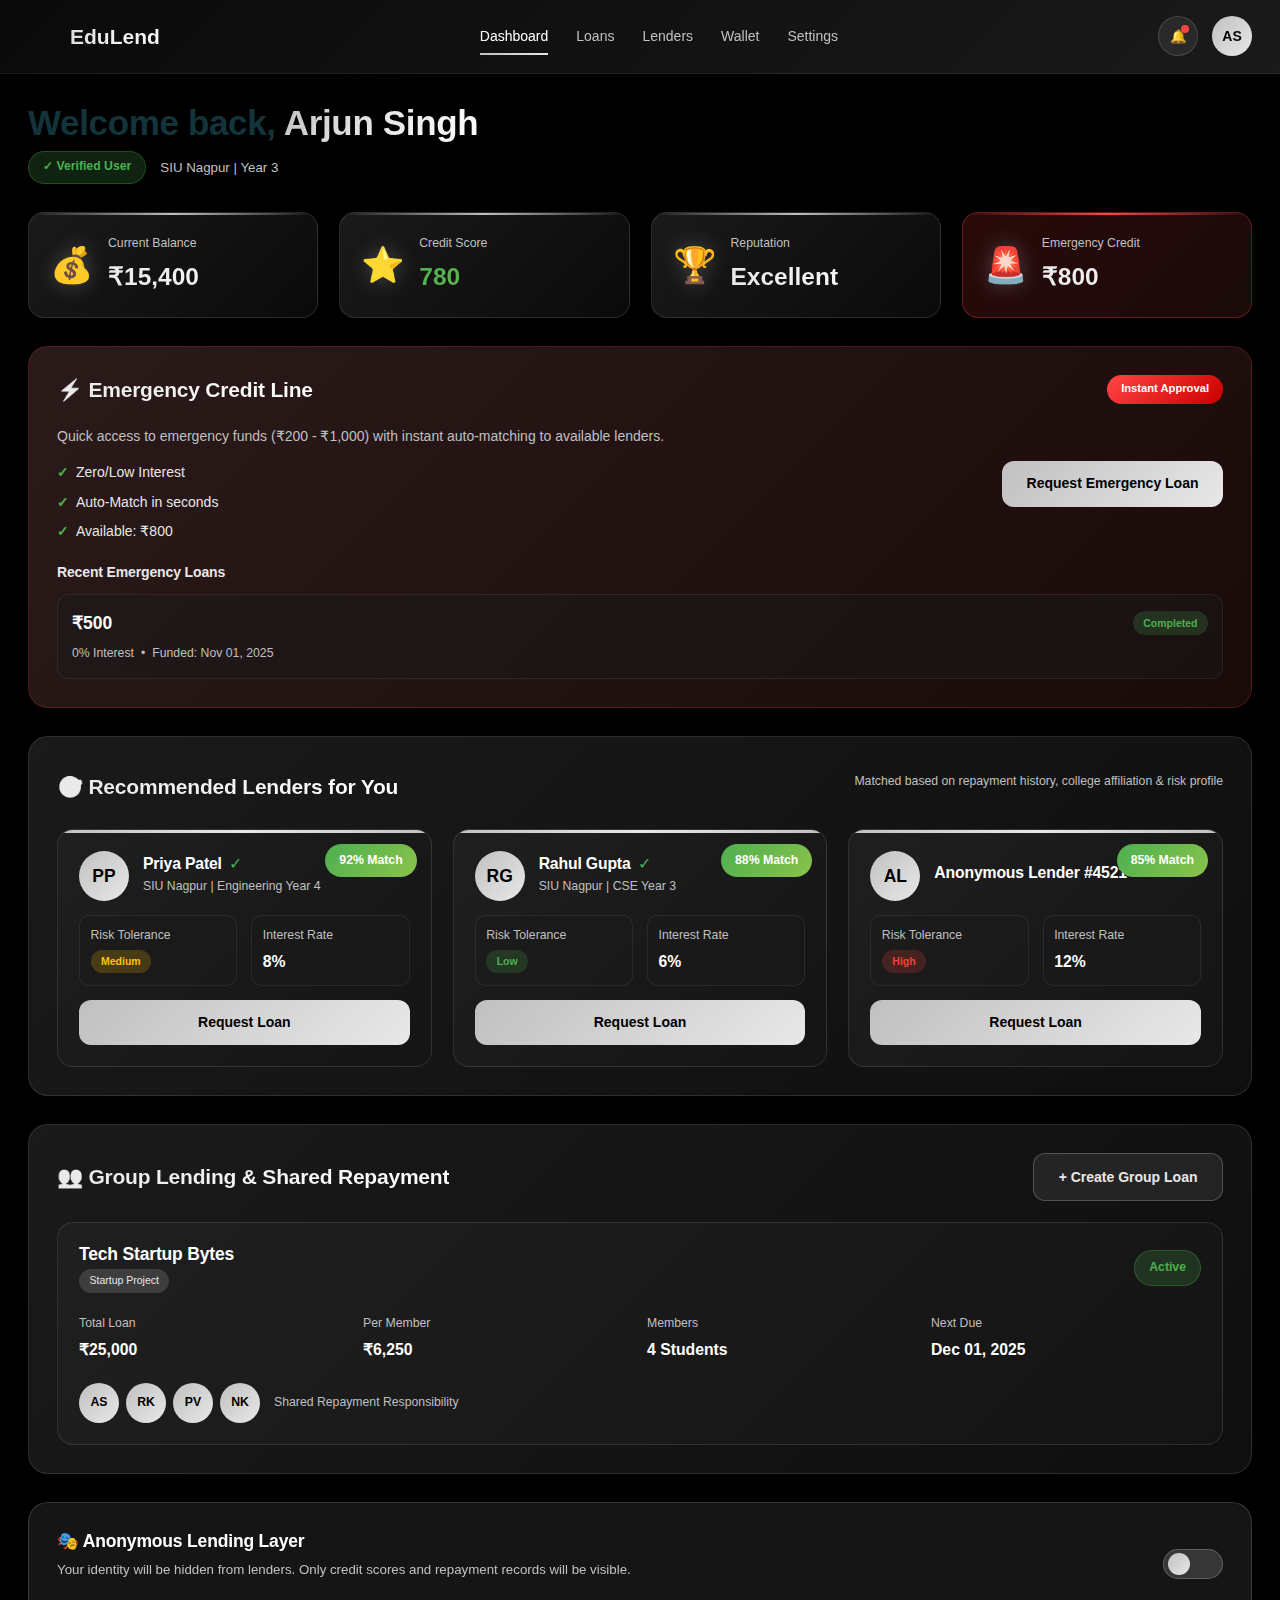
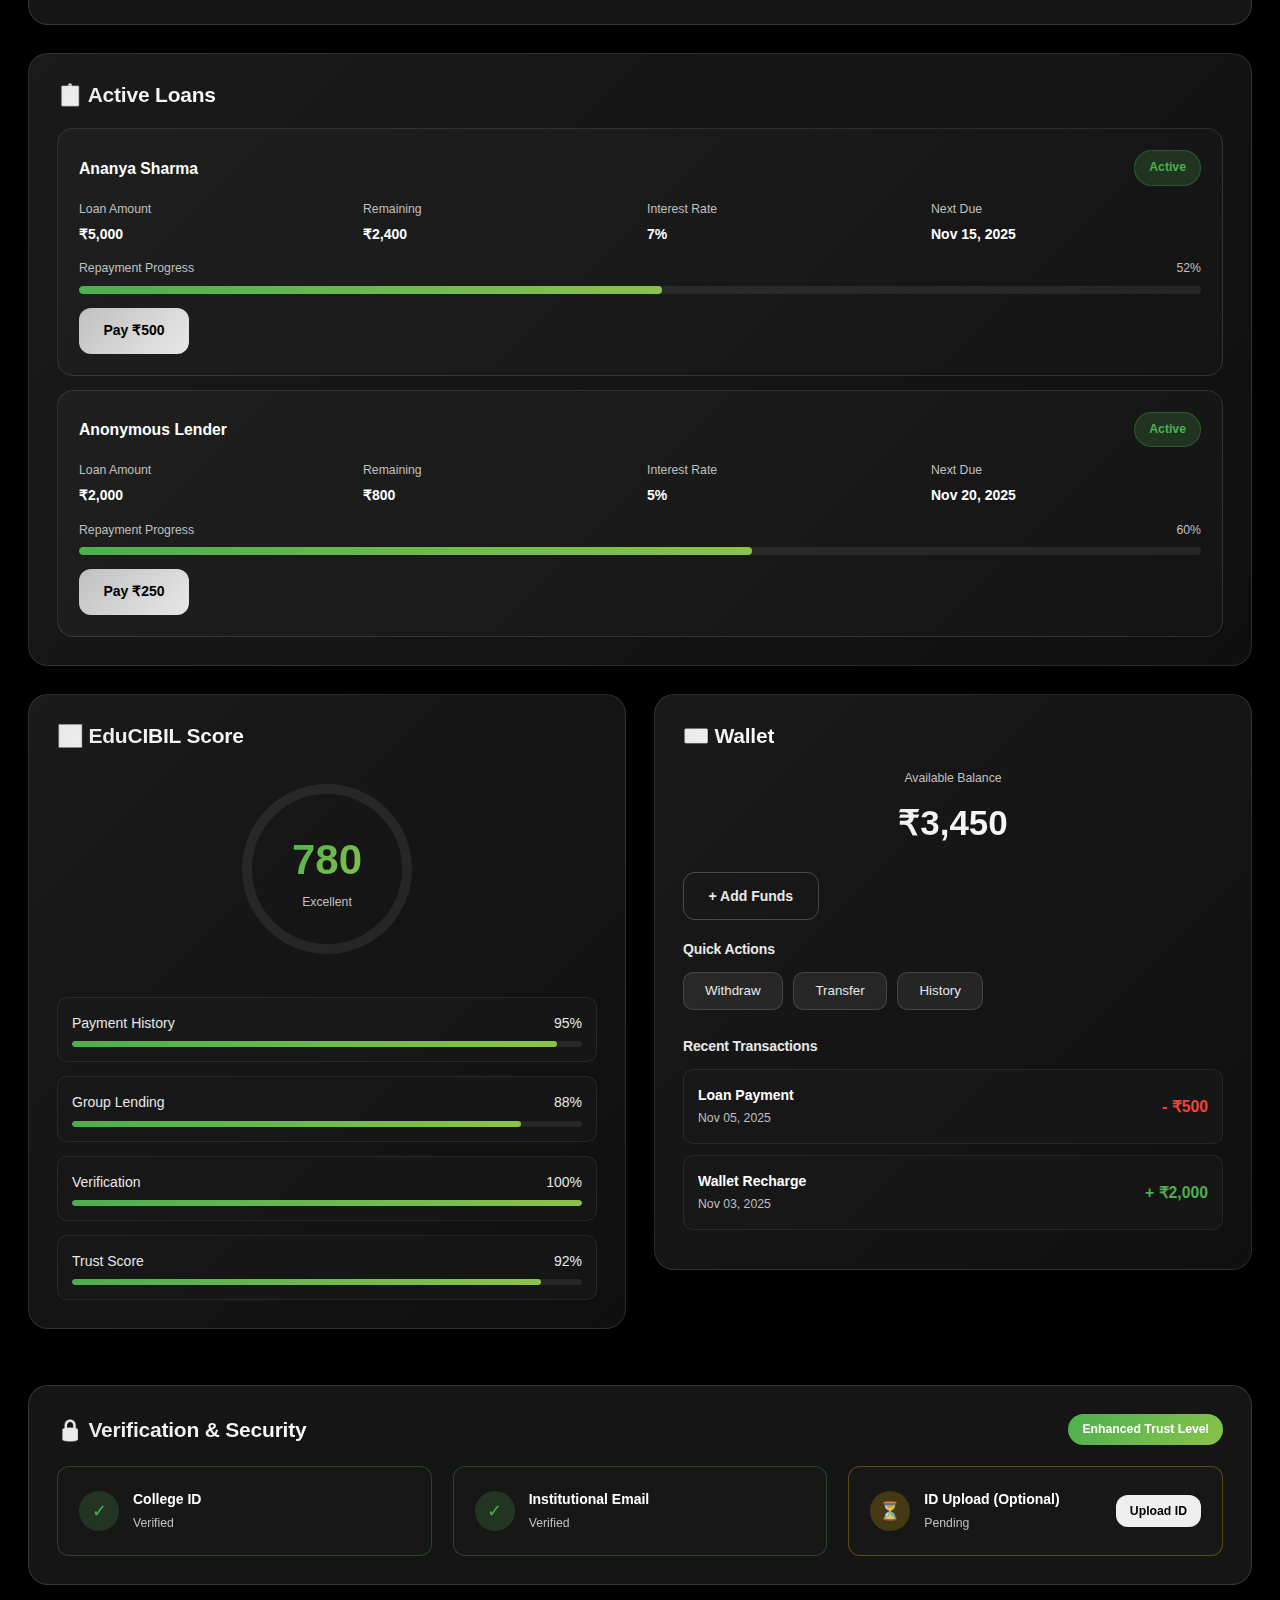
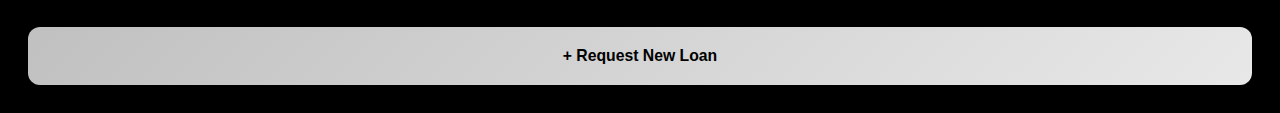
<file: bor.html>
<!DOCTYPE html>
<html lang="en">
<head>
    <meta charset="UTF-8">
    <meta name="viewport" content="width=device-width, initial-scale=1.0">
    <title>Borrower Dashboard - P2P Micro-Lending Platform</title>
    <link rel="stylesheet" href="bor.css">
</head>
<body>
    <!-- Header -->
    <header class="header">
        <div class="header-content">
            <div class="logo">
                <span class="logo-icon">💎</span>
                <span class="logo-text">EduLend</span>
            </div>
            <nav class="nav">
                <a href="#" class="nav-link active">Dashboard</a>
                <a href="#" class="nav-link">Loans</a>
                <a href="#" class="nav-link">Lenders</a>
                <a href="#" class="nav-link">Wallet</a>
                <a href="#" class="nav-link">Settings</a>
            </nav>
            <div class="header-actions">
                <button class="icon-btn" id="notificationBtn">
                    <span class="notification-dot"></span>
                    🔔
                </button>
                <div class="user-avatar">AS</div>
            </div>
        </div>
    </header>

    <!-- Main Content -->
    <main class="main-content">
        <!-- Welcome Section -->
        <section class="welcome-section">
            <div class="welcome-text">
                <h1>Welcome back, <span class="highlight">Arjun Singh</span></h1>
                <div class="trust-badge-display">
                    <span class="badge verified">✓ Verified User</span>
                    <span class="college-info">SIU Nagpur | Year 3</span>
                </div>
            </div>
        </section>

        <!-- Quick Stats -->
        <section class="stats-grid">
            <div class="stat-card">
                <div class="stat-icon">💰</div>
                <div class="stat-content">
                    <div class="stat-label">Current Balance</div>
                    <div class="stat-value">₹15,400</div>
                </div>
            </div>
            <div class="stat-card">
                <div class="stat-icon">⭐</div>
                <div class="stat-content">
                    <div class="stat-label">Credit Score</div>
                    <div class="stat-value credit-score">780</div>
                </div>
            </div>
            <div class="stat-card">
                <div class="stat-icon">🏆</div>
                <div class="stat-content">
                    <div class="stat-label">Reputation</div>
                    <div class="stat-value">Excellent</div>
                </div>
            </div>
            <div class="stat-card emergency">
                <div class="stat-icon">🚨</div>
                <div class="stat-content">
                    <div class="stat-label">Emergency Credit</div>
                    <div class="stat-value">₹800</div>
                </div>
            </div>
        </section>

        <!-- Emergency Credit Line -->
        <section class="emergency-section">
            <div class="card premium-card">
                <div class="card-header">
                    <h2>⚡ Emergency Credit Line</h2>
                    <span class="instant-badge">Instant Approval</span>
                </div>
                <div class="card-body">
                    <div class="emergency-info">
                        <div class="emergency-details">
                            <p class="emergency-desc">Quick access to emergency funds (₹200 - ₹1,000) with instant auto-matching to available lenders.</p>
                            <div class="emergency-features">
                                <div class="feature-item">
                                    <span class="feature-icon">✓</span>
                                    <span>Zero/Low Interest</span>
                                </div>
                                <div class="feature-item">
                                    <span class="feature-icon">✓</span>
                                    <span>Auto-Match in seconds</span>
                                </div>
                                <div class="feature-item">
                                    <span class="feature-icon">✓</span>
                                    <span>Available: ₹800</span>
                                </div>
                            </div>
                        </div>
                        <button class="btn btn-primary" id="requestEmergencyBtn">Request Emergency Loan</button>
                    </div>
                    <div class="emergency-history">
                        <h4>Recent Emergency Loans</h4>
                        <div class="history-item">
                            <div class="history-info">
                                <span class="history-amount">₹500</span>
                                <span class="history-status completed">Completed</span>
                            </div>
                            <div class="history-meta">
                                <span>0% Interest</span>
                                <span>•</span>
                                <span>Funded: Nov 01, 2025</span>
                            </div>
                        </div>
                    </div>
                </div>
            </div>
        </section>

        <!-- Recommended Lenders -->
        <section class="lenders-section">
            <div class="card">
                <div class="card-header">
                    <h2>🎯 Recommended Lenders for You</h2>
                    <p class="subtitle">Matched based on repayment history, college affiliation &amp; risk profile</p>
                </div>
                <div class="card-body">
                    <div class="lenders-grid" id="lendersGrid">
                        <!-- Lenders will be populated by JS -->
                    </div>
                </div>
            </div>
        </section>

        <!-- Group Lending -->
        <section class="group-lending-section">
            <div class="card">
                <div class="card-header">
                    <h2>👥 Group Lending &amp; Shared Repayment</h2>
                    <button class="btn btn-secondary" id="createGroupBtn">+ Create Group Loan</button>
                </div>
                <div class="card-body">
                    <div class="group-loan-card">
                        <div class="group-header">
                            <div class="group-info">
                                <h3>Tech Startup Bytes</h3>
                                <span class="group-type">Startup Project</span>
                            </div>
                            <span class="status-badge active">Active</span>
                        </div>
                        <div class="group-details">
                            <div class="detail-item">
                                <span class="detail-label">Total Loan</span>
                                <span class="detail-value">₹25,000</span>
                            </div>
                            <div class="detail-item">
                                <span class="detail-label">Per Member</span>
                                <span class="detail-value">₹6,250</span>
                            </div>
                            <div class="detail-item">
                                <span class="detail-label">Members</span>
                                <span class="detail-value">4 Students</span>
                            </div>
                            <div class="detail-item">
                                <span class="detail-label">Next Due</span>
                                <span class="detail-value">Dec 01, 2025</span>
                            </div>
                        </div>
                        <div class="group-members">
                            <div class="member-avatars">
                                <div class="member-avatar">AS</div>
                                <div class="member-avatar">RK</div>
                                <div class="member-avatar">PV</div>
                                <div class="member-avatar">NK</div>
                            </div>
                            <span class="shared-responsibility">Shared Repayment Responsibility</span>
                        </div>
                    </div>
                </div>
            </div>
        </section>

        <!-- Anonymous Lending Toggle -->
        <section class="anonymous-section">
            <div class="card glass-card">
                <div class="card-body">
                    <div class="anonymous-content">
                        <div class="anonymous-info">
                            <h3>🎭 Anonymous Lending Layer</h3>
                            <p>Your identity will be hidden from lenders. Only credit scores and repayment records will be visible.</p>
                        </div>
                        <label class="toggle-switch">
                            <input type="checkbox" id="anonymousToggle">
                            <span class="toggle-slider"></span>
                        </label>
                    </div>
                </div>
            </div>
        </section>

        <!-- Active Loans -->
        <section class="active-loans-section">
            <div class="card">
                <div class="card-header">
                    <h2>📋 Active Loans</h2>
                </div>
                <div class="card-body">
                    <div class="loans-list" id="activeLoansContainer">
                        <!-- Active loans will be populated by JS -->
                    </div>
                </div>
            </div>
        </section>

        <!-- Credit Score & Wallet Row -->
        <div class="two-column-section">
            <!-- Credit Score -->
            <section class="credit-score-section">
                <div class="card">
                    <div class="card-header">
                        <h2>📊 EduCIBIL Score</h2>
                    </div>
                    <div class="card-body">
                        <div class="credit-score-display">
                            <div class="score-circle">
                                <svg viewBox="0 0 200 200">
                                    <circle cx="100" cy="100" r="80" class="score-bg"></circle>
                                    <circle cx="100" cy="100" r="80" class="score-progress" id="scoreCircle"></circle>
                                </svg>
                                <div class="score-text">
                                    <span class="score-number">780</span>
                                    <span class="score-rating">Excellent</span>
                                </div>
                            </div>
                        </div>
                        <div class="score-breakdown">
                            <div class="breakdown-item">
                                <div class="breakdown-header">
                                    <span>Payment History</span>
                                    <span>95%</span>
                                </div>
                                <div class="progress-bar">
                                    <div class="progress-fill" style="width: 95%"></div>
                                </div>
                            </div>
                            <div class="breakdown-item">
                                <div class="breakdown-header">
                                    <span>Group Lending</span>
                                    <span>88%</span>
                                </div>
                                <div class="progress-bar">
                                    <div class="progress-fill" style="width: 88%"></div>
                                </div>
                            </div>
                            <div class="breakdown-item">
                                <div class="breakdown-header">
                                    <span>Verification</span>
                                    <span>100%</span>
                                </div>
                                <div class="progress-bar">
                                    <div class="progress-fill" style="width: 100%"></div>
                                </div>
                            </div>
                            <div class="breakdown-item">
                                <div class="breakdown-header">
                                    <span>Trust Score</span>
                                    <span>92%</span>
                                </div>
                                <div class="progress-bar">
                                    <div class="progress-fill" style="width: 92%"></div>
                                </div>
                            </div>
                        </div>
                    </div>
                </div>
            </section>

            <!-- Wallet -->
            <section class="wallet-section">
                <div class="card">
                    <div class="card-header">
                        <h2>💳 Wallet</h2>
                    </div>
                    <div class="card-body">
                        <div class="wallet-balance">
                            <span class="wallet-label">Available Balance</span>
                            <span class="wallet-amount">₹3,450</span>
                        </div>
                        <button class="btn btn-outline" id="addFundsBtn">+ Add Funds</button>
                        <div class="wallet-actions">
                            <h4>Quick Actions</h4>
                            <button class="action-btn">Withdraw</button>
                            <button class="action-btn">Transfer</button>
                            <button class="action-btn">History</button>
                        </div>
                        <div class="recent-transactions">
                            <h4>Recent Transactions</h4>
                            <div class="transaction-item">
                                <div class="transaction-info">
                                    <span class="transaction-type">Loan Payment</span>
                                    <span class="transaction-date">Nov 05, 2025</span>
                                </div>
                                <span class="transaction-amount debit">- ₹500</span>
                            </div>
                            <div class="transaction-item">
                                <div class="transaction-info">
                                    <span class="transaction-type">Wallet Recharge</span>
                                    <span class="transaction-date">Nov 03, 2025</span>
                                </div>
                                <span class="transaction-amount credit">+ ₹2,000</span>
                            </div>
                        </div>
                    </div>
                </div>
            </section>
        </div>

        <!-- Verification Status -->
        <section class="verification-section">
            <div class="card glass-card">
                <div class="card-header">
                    <h2>🔒 Verification &amp; Security</h2>
                    <span class="trust-level">Enhanced Trust Level</span>
                </div>
                <div class="card-body">
                    <div class="verification-grid">
                        <div class="verification-item verified">
                            <span class="verify-icon">✓</span>
                            <div class="verify-info">
                                <span class="verify-label">College ID</span>
                                <span class="verify-status">Verified</span>
                            </div>
                        </div>
                        <div class="verification-item verified">
                            <span class="verify-icon">✓</span>
                            <div class="verify-info">
                                <span class="verify-label">Institutional Email</span>
                                <span class="verify-status">Verified</span>
                            </div>
                        </div>
                        <div class="verification-item pending">
                            <span class="verify-icon">⏳</span>
                            <div class="verify-info">
                                <span class="verify-label">ID Upload (Optional)</span>
                                <span class="verify-status">Pending</span>
                            </div>
                            <button class="btn btn-sm" id="uploadIdBtn">Upload ID</button>
                        </div>
                    </div>
                </div>
            </div>
        </section>

        <!-- Request New Loan -->
        <section class="request-loan-section">
            <button class="btn btn-primary btn-large" id="requestLoanBtn">
                <span>+ Request New Loan</span>
            </button>
        </section>
    </main>

    <!-- Modal: Request Loan -->
    <div class="modal" id="requestLoanModal">
        <div class="modal-content">
            <div class="modal-header">
                <h2>Request New Loan</h2>
                <button class="modal-close" id="closeLoanModal">×</button>
            </div>
            <div class="modal-body">
                <form id="loanRequestForm">
                    <div class="form-group">
                        <label>Loan Amount</label>
                        <input type="number" class="form-input" placeholder="Enter amount" min="100" max="50000" required>
                    </div>
                    <div class="form-group">
                        <label>Purpose</label>
                        <select class="form-input" required>
                            <option value="">Select purpose</option>
                            <option value="education">Education</option>
                            <option value="travel">Travel</option>
                            <option value="emergency">Emergency</option>
                            <option value="project">Project</option>
                            <option value="festival">Festival</option>
                            <option value="startup">Startup</option>
                            <option value="other">Other</option>
                        </select>
                    </div>
                    <div class="form-group">
                        <label>Duration (months)</label>
                        <input type="number" class="form-input" placeholder="Duration" min="1" max="24" required>
                    </div>
                    <div class="form-group">
                        <label>Repayment Plan</label>
                        <select class="form-input" required>
                            <option value="">Select plan</option>
                            <option value="weekly">Weekly</option>
                            <option value="biweekly">Bi-weekly</option>
                            <option value="monthly">Monthly</option>
                        </select>
                    </div>
                    <div class="form-checkbox">
                        <input type="checkbox" id="anonymousBorrow">
                        <label for="anonymousBorrow">Borrow Anonymously</label>
                    </div>
                    <div class="form-checkbox">
                        <input type="checkbox" id="groupLoan">
                        <label for="groupLoan">Enable Group Lending</label>
                    </div>
                    <div class="estimated-rate">
                        <span>Estimated Interest Rate:</span>
                        <span class="rate-value">6-8%</span>
                    </div>
                    <button type="submit" class="btn btn-primary btn-full">Submit Loan Request</button>
                </form>
            </div>
        </div>
    </div>

    <!-- Modal: Emergency Loan -->
    <div class="modal" id="emergencyLoanModal">
        <div class="modal-content">
            <div class="modal-header">
                <h2>⚡ Emergency Credit Request</h2>
                <button class="modal-close" id="closeEmergencyModal">×</button>
            </div>
            <div class="modal-body">
                <form id="emergencyLoanForm">
                    <div class="emergency-form-info">
                        <p>Quick access to emergency funds with instant auto-matching.</p>
                    </div>
                    <div class="form-group">
                        <label>Amount (₹200 - ₹800)</label>
                        <input type="number" class="form-input" placeholder="Enter amount" min="200" max="800" required>
                    </div>
                    <div class="form-group">
                        <label>Reason</label>
                        <textarea class="form-input" rows="3" placeholder="Brief reason for emergency" required></textarea>
                    </div>
                    <div class="emergency-benefits">
                        <div class="benefit-item">✓ Zero/Low Interest</div>
                        <div class="benefit-item">✓ Instant Matching</div>
                        <div class="benefit-item">✓ Quick Approval</div>
                    </div>
                    <button type="submit" class="btn btn-primary btn-full">Request Emergency Loan</button>
                </form>
            </div>
        </div>
    </div>

    <!-- Modal: Create Group Loan -->
    <div class="modal" id="createGroupModal">
        <div class="modal-content">
            <div class="modal-header">
                <h2>Create Group Loan</h2>
                <button class="modal-close" id="closeGroupModal">×</button>
            </div>
            <div class="modal-body">
                <form id="createGroupForm">
                    <div class="form-group">
                        <label>Team Name</label>
                        <input type="text" class="form-input" placeholder="Enter team name" required>
                    </div>
                    <div class="form-group">
                        <label>Project Type</label>
                        <select class="form-input" required>
                            <option value="">Select type</option>
                            <option value="startup">Startup</option>
                            <option value="project">Academic Project</option>
                            <option value="festival">Festival/Event</option>
                            <option value="other">Other</option>
                        </select>
                    </div>
                    <div class="form-group">
                        <label>Total Amount</label>
                        <input type="number" class="form-input" placeholder="Total loan amount" min="1000" required>
                    </div>
                    <div class="form-group">
                        <label>Number of Members</label>
                        <input type="number" class="form-input" placeholder="Number of team members" min="2" max="10" required>
                    </div>
                    <div class="form-group">
                        <label>Member Email IDs (comma separated)</label>
                        <textarea class="form-input" rows="3" placeholder="email1@college.edu, email2@college.edu" required></textarea>
                    </div>
                    <div class="group-info-box">
                        <p>All members will share repayment responsibility equally. Score impact will be divided among members.</p>
                    </div>
                    <button type="submit" class="btn btn-primary btn-full">Create Group Loan</button>
                </form>
            </div>
        </div>
    </div>

    <script src="bor.js"></script>
</body>
</html>
</file>
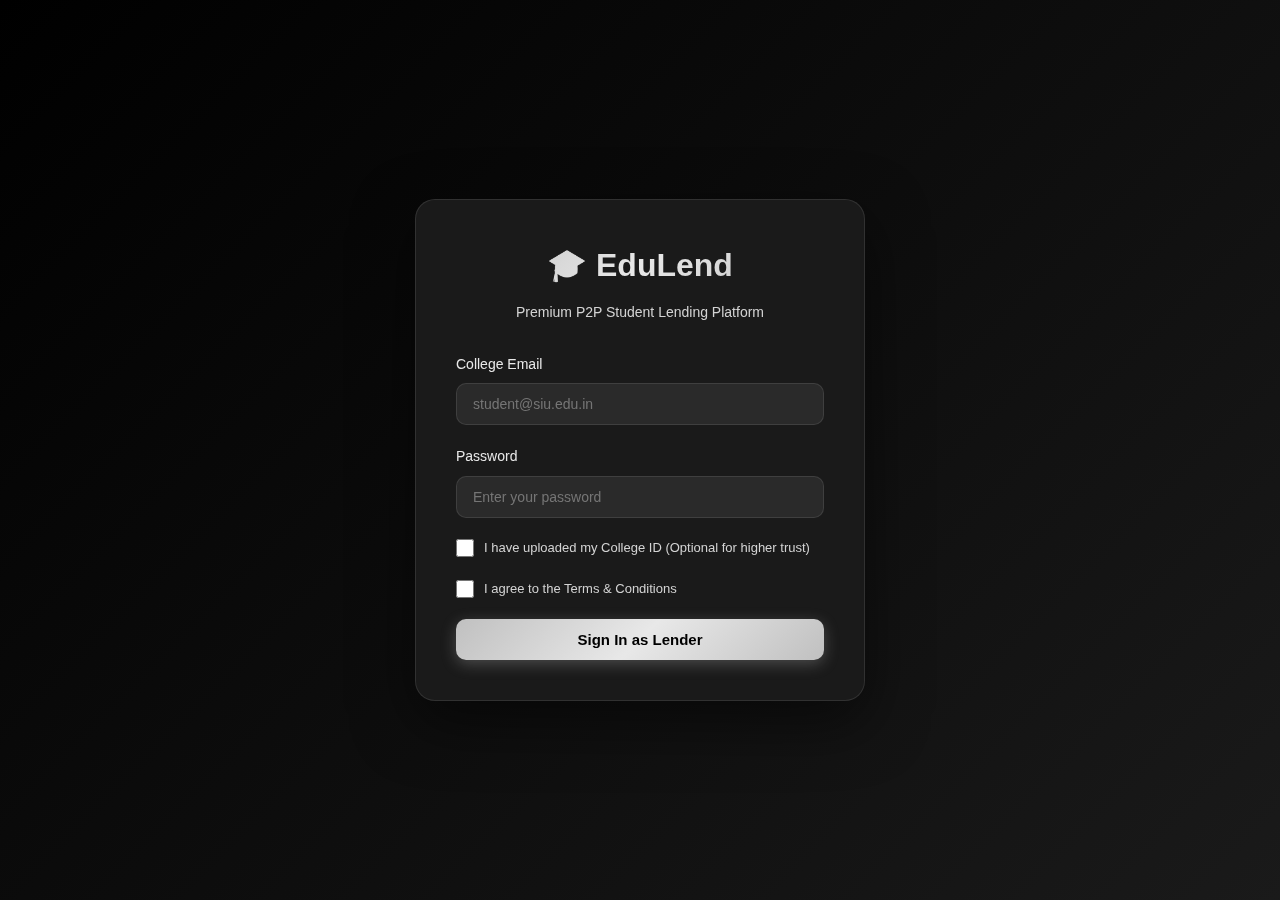
<file: lender.html>
<!DOCTYPE html>
<html lang="en">
<head>
    <meta charset="UTF-8">
    <meta name="viewport" content="width=device-width, initial-scale=1.0">
    <title>EduLend - P2P Student Lending Platform</title>
    <style>
        * {
            margin: 0;
            padding: 0;
            box-sizing: border-box;
        }

        :root {
            --black-deep: #000000;
            --black-charcoal: #0a0a0a;
            --grey-900: #1a1a1a;
            --grey-800: #2a2a2a;
            --grey-700: #3a3a3a;
            --grey-600: #4a4a4a;
            --silver-light: #E8E8E8;
            --silver-medium: #D3D3D3;
            --silver-dark: #C0C0C0;
            --white-pure: #FFFFFF;
            --gold-elite: #FFD700;
            --bronze-fair: #CD7F32;
            --red-critical: #FF6B6B;
            --green-success: #4CAF50;
            --blue-info: #2196F3;
            --gradient-metallic: linear-gradient(135deg, #C0C0C0 0%, #E8E8E8 50%, #C0C0C0 100%);
        }

        body {
            font-family: 'Segoe UI', Tahoma, Geneva, Verdana, sans-serif;
            background: var(--black-deep);
            color: var(--white-pure);
            line-height: 1.6;
            overflow-x: hidden;
        }

        /* Authentication Page */
        .auth-page {
            min-height: 100vh;
            display: flex;
            align-items: center;
            justify-content: center;
            background: linear-gradient(135deg, var(--black-deep) 0%, var(--grey-900) 100%);
            padding: 20px;
        }

        .auth-container {
            background: var(--grey-900);
            border: 1px solid rgba(255, 255, 255, 0.1);
            border-radius: 20px;
            padding: 40px;
            max-width: 450px;
            width: 100%;
            box-shadow: 0 20px 60px rgba(0, 0, 0, 0.5);
            backdrop-filter: blur(10px);
        }

        .auth-header {
            text-align: center;
            margin-bottom: 30px;
        }

        .auth-header h1 {
            font-size: 32px;
            background: var(--gradient-metallic);
            -webkit-background-clip: text;
            -webkit-text-fill-color: transparent;
            background-clip: text;
            margin-bottom: 10px;
        }

        .auth-header p {
            color: var(--silver-medium);
            font-size: 14px;
        }

        .form-group {
            margin-bottom: 20px;
        }

        .form-group label {
            display: block;
            color: var(--silver-light);
            font-size: 14px;
            margin-bottom: 8px;
            font-weight: 500;
        }

        .form-group input {
            width: 100%;
            padding: 12px 16px;
            background: var(--grey-800);
            border: 1px solid rgba(255, 255, 255, 0.1);
            border-radius: 10px;
            color: var(--white-pure);
            font-size: 14px;
            transition: all 0.3s ease;
        }

        .form-group input:focus {
            outline: none;
            border-color: var(--silver-dark);
            box-shadow: 0 0 0 3px rgba(192, 192, 192, 0.1);
        }

        .checkbox-group {
            display: flex;
            align-items: center;
            gap: 10px;
            margin-bottom: 20px;
        }

        .checkbox-group input[type="checkbox"] {
            width: 18px;
            height: 18px;
            cursor: pointer;
        }

        .checkbox-group label {
            color: var(--silver-medium);
            font-size: 13px;
            cursor: pointer;
        }

        .btn {
            padding: 12px 24px;
            border: none;
            border-radius: 10px;
            font-size: 15px;
            font-weight: 600;
            cursor: pointer;
            transition: all 0.3s ease;
            text-align: center;
        }

        .btn-primary {
            width: 100%;
            background: var(--gradient-metallic);
            color: var(--black-deep);
            box-shadow: 0 4px 15px rgba(192, 192, 192, 0.3);
        }

        .btn-primary:hover {
            transform: translateY(-2px);
            box-shadow: 0 6px 20px rgba(192, 192, 192, 0.4);
        }

        .btn-secondary {
            background: var(--grey-800);
            color: var(--white-pure);
            border: 1px solid rgba(255, 255, 255, 0.1);
        }

        .btn-secondary:hover {
            background: var(--grey-700);
        }

        /* Dashboard Layout */
        .dashboard {
            display: none;
        }

        .dashboard.active {
            display: block;
        }

        .top-nav {
            background: var(--grey-900);
            border-bottom: 1px solid rgba(255, 255, 255, 0.1);
            padding: 16px 40px;
            display: flex;
            justify-content: space-between;
            align-items: center;
            position: sticky;
            top: 0;
            z-index: 100;
            backdrop-filter: blur(10px);
        }

        .nav-brand {
            font-size: 24px;
            font-weight: 700;
            background: var(--gradient-metallic);
            -webkit-background-clip: text;
            -webkit-text-fill-color: transparent;
            background-clip: text;
        }

        .nav-menu {
            display: flex;
            gap: 30px;
            list-style: none;
        }

        .nav-menu a {
            color: var(--silver-medium);
            text-decoration: none;
            font-size: 14px;
            font-weight: 500;
            transition: all 0.3s ease;
            cursor: pointer;
        }

        .nav-menu a:hover,
        .nav-menu a.active {
            color: var(--white-pure);
        }

        .nav-user {
            display: flex;
            align-items: center;
            gap: 12px;
        }

        .user-avatar {
            width: 40px;
            height: 40px;
            border-radius: 50%;
            background: var(--grey-800);
            display: flex;
            align-items: center;
            justify-content: center;
            font-size: 20px;
            border: 2px solid var(--silver-dark);
        }

        .container {
            max-width: 1400px;
            margin: 0 auto;
            padding: 40px 40px;
        }

        .page-section {
            display: none;
        }

        .page-section.active {
            display: block;
        }

        .section-header {
            margin-bottom: 30px;
        }

        .section-header h2 {
            font-size: 28px;
            margin-bottom: 8px;
        }

        .section-header p {
            color: var(--silver-medium);
            font-size: 14px;
        }

        /* Stats Grid */
        .stats-grid {
            display: grid;
            grid-template-columns: repeat(auto-fit, minmax(250px, 1fr));
            gap: 20px;
            margin-bottom: 40px;
        }

        .stat-card {
            background: var(--grey-900);
            border: 1px solid rgba(255, 255, 255, 0.1);
            border-radius: 16px;
            padding: 24px;
            transition: all 0.3s ease;
        }

        .stat-card:hover {
            transform: translateY(-5px);
            box-shadow: 0 10px 30px rgba(0, 0, 0, 0.3);
            border-color: rgba(255, 255, 255, 0.2);
        }

        .stat-label {
            color: var(--silver-medium);
            font-size: 13px;
            margin-bottom: 8px;
            text-transform: uppercase;
            letter-spacing: 0.5px;
        }

        .stat-value {
            font-size: 32px;
            font-weight: 700;
            margin-bottom: 8px;
        }

        .stat-change {
            font-size: 12px;
            color: var(--green-success);
        }

        /* EduCIBIL Score Display */
        .educibil-card {
            background: linear-gradient(135deg, var(--grey-900) 0%, var(--grey-800) 100%);
            border: 1px solid rgba(255, 255, 255, 0.15);
            border-radius: 20px;
            padding: 30px;
            margin-bottom: 40px;
        }

        .educibil-header {
            display: flex;
            justify-content: space-between;
            align-items: center;
            margin-bottom: 20px;
        }

        .educibil-score {
            font-size: 64px;
            font-weight: 700;
        }

        .educibil-score.gold {
            color: var(--gold-elite);
        }

        .educibil-score.silver {
            color: var(--silver-dark);
        }

        .educibil-score.bronze {
            color: var(--bronze-fair);
        }

        .educibil-score.critical {
            color: var(--red-critical);
        }

        .score-breakdown {
            display: grid;
            grid-template-columns: repeat(auto-fit, minmax(200px, 1fr));
            gap: 20px;
            margin-top: 20px;
        }

        .score-item {
            display: flex;
            flex-direction: column;
            gap: 8px;
        }

        .score-item-label {
            color: var(--silver-medium);
            font-size: 13px;
        }

        .score-item-value {
            font-size: 20px;
            font-weight: 600;
        }

        .progress-bar {
            width: 100%;
            height: 8px;
            background: var(--grey-800);
            border-radius: 10px;
            overflow: hidden;
        }

        .progress-fill {
            height: 100%;
            background: var(--gradient-metallic);
            transition: width 0.3s ease;
        }

        /* Badges and Gamification */
        .gamification-section {
            background: var(--grey-900);
            border: 1px solid rgba(255, 255, 255, 0.1);
            border-radius: 20px;
            padding: 30px;
            margin-bottom: 40px;
        }

        .level-display {
            display: flex;
            align-items: center;
            gap: 20px;
            margin-bottom: 30px;
        }

        .level-badge {
            width: 80px;
            height: 80px;
            border-radius: 50%;
            display: flex;
            align-items: center;
            justify-content: center;
            font-size: 36px;
            border: 3px solid var(--silver-dark);
            background: var(--grey-800);
        }

        .level-info h3 {
            font-size: 24px;
            margin-bottom: 5px;
        }

        .level-info p {
            color: var(--silver-medium);
            font-size: 14px;
        }

        .xp-progress {
            margin-bottom: 30px;
        }

        .xp-label {
            display: flex;
            justify-content: space-between;
            margin-bottom: 10px;
            font-size: 14px;
            color: var(--silver-medium);
        }

        .badges-grid {
            display: grid;
            grid-template-columns: repeat(auto-fill, minmax(150px, 1fr));
            gap: 15px;
        }

        .badge-item {
            background: var(--grey-800);
            border: 1px solid rgba(255, 255, 255, 0.1);
            border-radius: 12px;
            padding: 16px;
            text-align: center;
            transition: all 0.3s ease;
        }

        .badge-item.unlocked {
            border-color: var(--gold-elite);
        }

        .badge-item.locked {
            opacity: 0.4;
        }

        .badge-icon {
            font-size: 32px;
            margin-bottom: 8px;
        }

        .badge-name {
            font-size: 12px;
            font-weight: 600;
        }

        /* Borrower Cards */
        .filters-bar {
            background: var(--grey-900);
            border: 1px solid rgba(255, 255, 255, 0.1);
            border-radius: 16px;
            padding: 20px;
            margin-bottom: 30px;
            display: flex;
            gap: 15px;
            flex-wrap: wrap;
        }

        .filter-item {
            flex: 1;
            min-width: 150px;
        }

        .filter-item label {
            display: block;
            color: var(--silver-medium);
            font-size: 12px;
            margin-bottom: 5px;
            text-transform: uppercase;
        }

        .filter-item select,
        .filter-item input {
            width: 100%;
            padding: 10px;
            background: var(--grey-800);
            border: 1px solid rgba(255, 255, 255, 0.1);
            border-radius: 8px;
            color: var(--white-pure);
            font-size: 14px;
        }

        .borrowers-grid {
            display: grid;
            grid-template-columns: repeat(auto-fill, minmax(350px, 1fr));
            gap: 20px;
        }

        .borrower-card {
            background: var(--grey-900);
            border: 1px solid rgba(255, 255, 255, 0.1);
            border-radius: 16px;
            padding: 24px;
            transition: all 0.3s ease;
            cursor: pointer;
        }

        .borrower-card:hover {
            transform: translateY(-5px);
            box-shadow: 0 10px 30px rgba(0, 0, 0, 0.3);
            border-color: var(--silver-dark);
        }

        .borrower-header {
            display: flex;
            align-items: center;
            gap: 15px;
            margin-bottom: 20px;
        }

        .borrower-avatar {
            width: 50px;
            height: 50px;
            border-radius: 50%;
            background: var(--grey-800);
            display: flex;
            align-items: center;
            justify-content: center;
            font-size: 24px;
            border: 2px solid rgba(255, 255, 255, 0.1);
        }

        .borrower-info h4 {
            font-size: 18px;
            margin-bottom: 4px;
        }

        .borrower-meta {
            font-size: 12px;
            color: var(--silver-medium);
        }

        .borrower-score {
            display: flex;
            align-items: center;
            gap: 10px;
            margin-bottom: 15px;
            padding: 10px;
            background: var(--grey-800);
            border-radius: 8px;
        }

        .score-badge {
            font-size: 24px;
            font-weight: 700;
        }

        .risk-badge {
            padding: 4px 12px;
            border-radius: 20px;
            font-size: 11px;
            font-weight: 600;
            text-transform: uppercase;
        }

        .risk-low {
            background: rgba(76, 175, 80, 0.2);
            color: var(--green-success);
        }

        .risk-medium {
            background: rgba(255, 193, 7, 0.2);
            color: #FFC107;
        }

        .risk-high {
            background: rgba(255, 107, 107, 0.2);
            color: var(--red-critical);
        }

        .borrower-details {
            display: grid;
            grid-template-columns: 1fr 1fr;
            gap: 12px;
            margin-bottom: 15px;
        }

        .detail-item {
            display: flex;
            flex-direction: column;
        }

        .detail-label {
            font-size: 11px;
            color: var(--silver-medium);
            text-transform: uppercase;
            margin-bottom: 4px;
        }

        .detail-value {
            font-size: 16px;
            font-weight: 600;
        }

        .compatibility-bar {
            margin-bottom: 15px;
        }

        .compatibility-label {
            display: flex;
            justify-content: space-between;
            font-size: 12px;
            color: var(--silver-medium);
            margin-bottom: 5px;
        }

        .borrower-actions {
            display: flex;
            gap: 10px;
        }

        .btn-small {
            padding: 8px 16px;
            font-size: 13px;
            flex: 1;
        }

        /* Modal */
        .modal {
            display: none;
            position: fixed;
            top: 0;
            left: 0;
            width: 100%;
            height: 100%;
            background: rgba(0, 0, 0, 0.8);
            backdrop-filter: blur(5px);
            z-index: 1000;
            align-items: center;
            justify-content: center;
            padding: 20px;
        }

        .modal.active {
            display: flex;
        }

        .modal-content {
            background: var(--grey-900);
            border: 1px solid rgba(255, 255, 255, 0.2);
            border-radius: 20px;
            padding: 30px;
            max-width: 800px;
            width: 100%;
            max-height: 90vh;
            overflow-y: auto;
            position: relative;
        }

        .modal-close {
            position: absolute;
            top: 20px;
            right: 20px;
            background: var(--grey-800);
            border: none;
            color: var(--white-pure);
            font-size: 24px;
            width: 35px;
            height: 35px;
            border-radius: 50%;
            cursor: pointer;
            display: flex;
            align-items: center;
            justify-content: center;
        }

        .modal-header {
            margin-bottom: 20px;
        }

        .modal-header h3 {
            font-size: 24px;
            margin-bottom: 5px;
        }

        /* Active Loans Table */
        .loans-table {
            background: var(--grey-900);
            border: 1px solid rgba(255, 255, 255, 0.1);
            border-radius: 16px;
            overflow: hidden;
        }

        .table-header {
            display: grid;
            grid-template-columns: 1fr 1fr 1fr 1fr 1fr 1fr;
            gap: 10px;
            padding: 15px 20px;
            background: var(--grey-800);
            font-size: 12px;
            font-weight: 600;
            color: var(--silver-medium);
            text-transform: uppercase;
        }

        .table-row {
            display: grid;
            grid-template-columns: 1fr 1fr 1fr 1fr 1fr 1fr;
            gap: 10px;
            padding: 20px;
            border-top: 1px solid rgba(255, 255, 255, 0.05);
            transition: all 0.3s ease;
        }

        .table-row:hover {
            background: var(--grey-800);
        }

        .status-badge {
            padding: 4px 12px;
            border-radius: 20px;
            font-size: 11px;
            font-weight: 600;
            display: inline-block;
        }

        .status-on-track {
            background: rgba(76, 175, 80, 0.2);
            color: var(--green-success);
        }

        .status-at-risk {
            background: rgba(255, 193, 7, 0.2);
            color: #FFC107;
        }

        .status-overdue {
            background: rgba(255, 107, 107, 0.2);
            color: var(--red-critical);
        }

        /* Transactions */
        .transaction-item {
            display: flex;
            justify-content: space-between;
            align-items: center;
            padding: 15px;
            background: var(--grey-800);
            border-radius: 10px;
            margin-bottom: 10px;
        }

        .transaction-info {
            display: flex;
            flex-direction: column;
            gap: 5px;
        }

        .transaction-type {
            font-size: 14px;
            font-weight: 600;
        }

        .transaction-date {
            font-size: 12px;
            color: var(--silver-medium);
        }

        .transaction-amount {
            font-size: 18px;
            font-weight: 700;
        }

        .amount-positive {
            color: var(--green-success);
        }

        .amount-negative {
            color: var(--red-critical);
        }

        /* Toast Notification */
        .toast {
            position: fixed;
            bottom: 30px;
            right: 30px;
            background: var(--grey-900);
            border: 1px solid rgba(255, 255, 255, 0.2);
            border-radius: 12px;
            padding: 16px 24px;
            box-shadow: 0 10px 30px rgba(0, 0, 0, 0.5);
            display: none;
            align-items: center;
            gap: 12px;
            z-index: 2000;
        }

        .toast.active {
            display: flex;
            animation: slideIn 0.3s ease;
        }

        @keyframes slideIn {
            from {
                transform: translateX(400px);
                opacity: 0;
            }
            to {
                transform: translateX(0);
                opacity: 1;
            }
        }

        .toast-icon {
            font-size: 24px;
        }

        .toast-message {
            font-size: 14px;
        }

        /* Responsive */
        @media (max-width: 768px) {
            .top-nav {
                padding: 16px 20px;
            }

            .nav-menu {
                display: none;
            }

            .container {
                padding: 20px;
            }

            .stats-grid {
                grid-template-columns: 1fr;
            }

            .borrowers-grid {
                grid-template-columns: 1fr;
            }

            .table-header,
            .table-row {
                display: none;
            }

            .filters-bar {
                flex-direction: column;
            }
        }

        .verified-badge {
            display: inline-flex;
            align-items: center;
            gap: 4px;
            background: rgba(76, 175, 80, 0.2);
            color: var(--green-success);
            padding: 4px 8px;
            border-radius: 12px;
            font-size: 11px;
            font-weight: 600;
        }

        .form-row {
            display: grid;
            grid-template-columns: 1fr 1fr;
            gap: 15px;
        }

        .loan-preview {
            background: var(--grey-800);
            border: 1px solid rgba(255, 255, 255, 0.1);
            border-radius: 12px;
            padding: 20px;
            margin-top: 20px;
        }

        .preview-item {
            display: flex;
            justify-content: space-between;
            padding: 10px 0;
            border-bottom: 1px solid rgba(255, 255, 255, 0.05);
        }

        .preview-item:last-child {
            border-bottom: none;
        }

        .profile-section {
            background: var(--grey-900);
            border: 1px solid rgba(255, 255, 255, 0.1);
            border-radius: 16px;
            padding: 30px;
            margin-bottom: 20px;
        }

        .profile-header {
            display: flex;
            align-items: center;
            gap: 20px;
            margin-bottom: 30px;
        }

        .profile-avatar {
            width: 80px;
            height: 80px;
            border-radius: 50%;
            background: var(--grey-800);
            display: flex;
            align-items: center;
            justify-content: center;
            font-size: 36px;
            border: 3px solid var(--silver-dark);
        }

        .profile-details {
            display: grid;
            grid-template-columns: repeat(auto-fit, minmax(200px, 1fr));
            gap: 20px;
        }

        .detail-card {
            background: var(--grey-800);
            padding: 15px;
            border-radius: 10px;
        }

        .reviews-section {
            margin-top: 30px;
        }

        .review-item {
            background: var(--grey-800);
            padding: 15px;
            border-radius: 10px;
            margin-bottom: 10px;
        }

        .review-header {
            display: flex;
            justify-content: space-between;
            margin-bottom: 8px;
        }

        .review-rating {
            color: var(--gold-elite);
        }
    </style>
</head>
<body>
    <!-- Authentication Page -->
    <div id="authPage" class="auth-page">
        <div class="auth-container">
            <div class="auth-header">
                <h1>🎓 EduLend</h1>
                <p>Premium P2P Student Lending Platform</p>
            </div>
            <form id="loginForm">
                <div class="form-group">
                    <label>College Email</label>
                    <input type="email" id="emailInput" placeholder="student@siu.edu.in" required>
                </div>
                <div class="form-group">
                    <label>Password</label>
                    <input type="password" id="passwordInput" placeholder="Enter your password" required>
                </div>
                <div class="checkbox-group">
                    <input type="checkbox" id="verifiedCheck">
                    <label for="verifiedCheck">I have uploaded my College ID (Optional for higher trust)</label>
                </div>
                <div class="checkbox-group">
                    <input type="checkbox" id="termsCheck" required>
                    <label for="termsCheck">I agree to the Terms &amp; Conditions</label>
                </div>
                <button type="submit" class="btn btn-primary">Sign In as Lender</button>
            </form>
        </div>
    </div>

    <!-- Dashboard -->
    <div id="dashboard" class="dashboard">
        <!-- Top Navigation -->
        <nav class="top-nav">
            <div class="nav-brand">EduLend</div>
            <ul class="nav-menu">
                <li><a data-page="home" class="active">Dashboard</a></li>
                <li><a data-page="lending">Lending Hub</a></li>
                <li><a data-page="loans">Active Loans</a></li>
                <li><a data-page="gamification">Achievements</a></li>
                <li><a data-page="wallet">Wallet</a></li>
                <li><a data-page="profile">Profile</a></li>
            </ul>
            <div class="nav-user">
                <div class="user-avatar" id="navAvatar">👨‍💼</div>
                <span id="navUserName">Aditya</span>
            </div>
        </nav>

        <div class="container">
            <!-- Home Section -->
            <section id="homePage" class="page-section active">
                <div class="section-header">
                    <h2>Welcome back, <span id="userName">Aditya</span>! 👋</h2>
                    <p>Here's your lending portfolio overview</p>
                </div>

                <!-- EduCIBIL Score Card -->
                <div class="educibil-card">
                    <div class="educibil-header">
                        <div>
                            <h3>Your EduCIBIL Score</h3>
                            <p style="color: var(--silver-medium); font-size: 14px;">Credit score updates in real-time based on your activity</p>
                        </div>
                        <div class="educibil-score silver" id="mainScore">750</div>
                    </div>
                    <div class="score-breakdown">
                        <div class="score-item">
                            <span class="score-item-label">On-Time Repayments</span>
                            <span class="score-item-value" id="onTimeRate">95%</span>
                            <div class="progress-bar">
                                <div class="progress-fill" id="onTimeProgress" style="width: 95%"></div>
                            </div>
                        </div>
                        <div class="score-item">
                            <span class="score-item-label">Lending Activity</span>
                            <span class="score-item-value" id="lendingActivity">22/30</span>
                            <div class="progress-bar">
                                <div class="progress-fill" style="width: 73%"></div>
                            </div>
                        </div>
                        <div class="score-item">
                            <span class="score-item-label">User Reviews</span>
                            <span class="score-item-value" id="reviewRating">4.6/5 ⭐</span>
                            <div class="progress-bar">
                                <div class="progress-fill" style="width: 92%"></div>
                            </div>
                        </div>
                        <div class="score-item">
                            <span class="score-item-label">Transactions</span>
                            <span class="score-item-value" id="transactionCount">18</span>
                            <div class="progress-bar">
                                <div class="progress-fill" style="width: 18%"></div>
                            </div>
                        </div>
                    </div>
                </div>

                <!-- Stats Grid -->
                <div class="stats-grid">
                    <div class="stat-card">
                        <div class="stat-label">Wallet Balance</div>
                        <div class="stat-value" id="walletBalance">₹5,200</div>
                        <div class="stat-change">Available to lend</div>
                    </div>
                    <div class="stat-card">
                        <div class="stat-label">Total Lent</div>
                        <div class="stat-value" id="totalLent">₹12,400</div>
                        <div class="stat-change">+₹2,000 this month</div>
                    </div>
                    <div class="stat-card">
                        <div class="stat-label">Active Loans</div>
                        <div class="stat-value" id="activeLoans">8</div>
                        <div class="stat-change">3 due this week</div>
                    </div>
                    <div class="stat-card">
                        <div class="stat-label">Default Rate</div>
                        <div class="stat-value" id="defaultRate">2.5%</div>
                        <div class="stat-change">Industry avg: 5.2%</div>
                    </div>
                    <div class="stat-card">
                        <div class="stat-label">Monthly Earnings</div>
                        <div class="stat-value" id="monthlyEarnings">₹540</div>
                        <div class="stat-change">From interest</div>
                    </div>
                    <div class="stat-card">
                        <div class="stat-label">Current Level</div>
                        <div class="stat-value" id="currentLevel">Silver 🥈</div>
                        <div class="stat-change">150 XP to Gold</div>
                    </div>
                </div>
            </section>

            <!-- Gamification Section -->
            <section id="gamificationPage" class="page-section">
                <div class="section-header">
                    <h2>Your Financial Journey 🎮</h2>
                    <p>Track your progress and unlock achievements</p>
                </div>

                <div class="gamification-section">
                    <div class="level-display">
                        <div class="level-badge">🥈</div>
                        <div class="level-info">
                            <h3 id="levelTitle">Silver Lender</h3>
                            <p>You're in the top 30% of all lenders!</p>
                        </div>
                    </div>

                    <div class="xp-progress">
                        <div class="xp-label">
                            <span>Experience Points</span>
                            <span><strong id="currentXP">650</strong> / 800 XP</span>
                        </div>
                        <div class="progress-bar" style="height: 20px">
                            <div class="progress-fill" id="xpProgress" style="width: 81.25%"></div>
                        </div>
                    </div>

                    <h4 style="margin-bottom: 15px;">Current Streak: <span style="color: var(--gold-elite);" id="currentStreak">7</span> 🔥</h4>
                    <p style="color: var(--silver-medium); margin-bottom: 30px; font-size: 14px;">7 consecutive loans funded on-time. Keep it up!</p>

                    <h4 style="margin-bottom: 15px;">Your Badges</h4>
                    <div class="badges-grid" id="badgesContainer">
                        <!-- Badges will be inserted here -->
                    </div>
                </div>
            </section>

            <!-- Lending Hub Section -->
            <section id="lendingPage" class="page-section">
                <div class="section-header">
                    <h2>Available Borrowers 💰</h2>
                    <p>Find the perfect match for your lending preferences</p>
                </div>

                <div class="filters-bar">
                    <div class="filter-item">
                        <label>Risk Level</label>
                        <select id="riskFilter">
                            <option value="all">All Risks</option>
                            <option value="low">Low Risk</option>
                            <option value="medium">Medium Risk</option>
                            <option value="high">High Risk</option>
                        </select>
                    </div>
                    <div class="filter-item">
                        <label>Loan Amount</label>
                        <select id="amountFilter">
                            <option value="all">All Amounts</option>
                            <option value="0-300">₹200 - ₹300</option>
                            <option value="300-600">₹300 - ₹600</option>
                            <option value="600-1000">₹600 - ₹1000</option>
                        </select>
                    </div>
                    <div class="filter-item">
                        <label>Duration</label>
                        <select id="durationFilter">
                            <option value="all">All Durations</option>
                            <option value="7">7 Days</option>
                            <option value="14">14 Days</option>
                            <option value="21">21 Days</option>
                            <option value="30">30 Days</option>
                        </select>
                    </div>
                    <div class="filter-item">
                        <label>College Match</label>
                        <select id="collegeFilter">
                            <option value="all">All Colleges</option>
                            <option value="same">Same College</option>
                        </select>
                    </div>
                </div>

                <div class="borrowers-grid" id="borrowersContainer">
                    <!-- Borrower cards will be inserted here -->
                </div>
            </section>

            <!-- Active Loans Section -->
            <section id="loansPage" class="page-section">
                <div class="section-header">
                    <h2>Your Active Loans 📊</h2>
                    <p>Track repayments and manage your lending portfolio</p>
                </div>

                <div class="loans-table">
                    <div class="table-header">
                        <div>Borrower</div>
                        <div>Amount</div>
                        <div>Interest</div>
                        <div>Due Date</div>
                        <div>Status</div>
                        <div>Earnings</div>
                    </div>
                    <div id="loansContainer">
                        <!-- Loan rows will be inserted here -->
                    </div>
                </div>
            </section>

            <!-- Wallet Section -->
            <section id="walletPage" class="page-section">
                <div class="section-header">
                    <h2>Your Wallet 💳</h2>
                    <p>Manage your funds and view transaction history</p>
                </div>

                <div class="stats-grid" style="margin-bottom: 30px;">
                    <div class="stat-card">
                        <div class="stat-label">Available Balance</div>
                        <div class="stat-value" id="walletAvailable">₹5,200</div>
                    </div>
                    <div class="stat-card">
                        <div class="stat-label">In Active Loans</div>
                        <div class="stat-value" id="walletLocked">₹3,200</div>
                    </div>
                    <div class="stat-card">
                        <div class="stat-label">This Month Earnings</div>
                        <div class="stat-value amount-positive" id="monthEarnings">+₹540</div>
                    </div>
                </div>

                <h3 style="margin-bottom: 20px;">Recent Transactions</h3>
                <div id="transactionsContainer">
                    <!-- Transactions will be inserted here -->
                </div>
            </section>

            <!-- Profile Section -->
            <section id="profilePage" class="page-section">
                <div class="section-header">
                    <h2>Your Profile ⚙️</h2>
                    <p>Manage your account and preferences</p>
                </div>

                <div class="profile-section">
                    <div class="profile-header">
                        <div class="profile-avatar" id="profileAvatar">👨‍💼</div>
                        <div>
                            <h3 id="profileName">Aditya Kumar</h3>
                            <p style="color: var(--silver-medium); margin: 5px 0;" id="profileEmail">aditya.kumar@siu.edu.in</p>
                            <span class="verified-badge" id="verifiedBadge">✓ Verified</span>
                        </div>
                    </div>

                    <div class="profile-details">
                        <div class="detail-card">
                            <div class="detail-label">College</div>
                            <div class="detail-value" id="profileCollege">SIU Nagpur</div>
                        </div>
                        <div class="detail-card">
                            <div class="detail-label">Year &amp; Branch</div>
                            <div class="detail-value" id="profileYear">3rd Year CSE</div>
                        </div>
                        <div class="detail-card">
                            <div class="detail-label">Trust Score</div>
                            <div class="detail-value" id="profileTrust">750/1000</div>
                        </div>
                        <div class="detail-card">
                            <div class="detail-label">Risk Tolerance</div>
                            <div class="detail-value" id="profileRisk">Moderate</div>
                        </div>
                        <div class="detail-card">
                            <div class="detail-label">Member Since</div>
                            <div class="detail-value" id="profileSince">Oct 2025</div>
                        </div>
                        <div class="detail-card">
                            <div class="detail-label">Default Rate</div>
                            <div class="detail-value" id="profileDefault">2.5%</div>
                        </div>
                    </div>
                </div>

                <div class="profile-section">
                    <h3 style="margin-bottom: 15px;">Preferences</h3>
                    <div class="form-group">
                        <label>Anonymous Lending Mode</label>
                        <select class="form-control">
                            <option>Enabled</option>
                            <option>Disabled</option>
                        </select>
                    </div>
                    <div class="form-group">
                        <label>Risk Tolerance</label>
                        <select class="form-control">
                            <option>Conservative</option>
                            <option selected>Moderate</option>
                            <option>Aggressive</option>
                        </select>
                    </div>
                    <button class="btn btn-primary">Save Preferences</button>
                </div>
            </section>
        </div>
    </div>

    <!-- Borrower Detail Modal -->
    <div id="borrowerModal" class="modal">
        <div class="modal-content">
            <button class="modal-close" onclick="closeModal()">&times;</button>
            <div id="modalContent">
                <!-- Dynamic content will be inserted here -->
            </div>
        </div>
    </div>

    <!-- Loan Offer Modal -->
    <div id="loanOfferModal" class="modal">
        <div class="modal-content">
            <button class="modal-close" onclick="closeLoanOfferModal()">&times;</button>
            <div class="modal-header">
                <h3>Create Loan Offer</h3>
                <p style="color: var(--silver-medium);">Set your lending terms for <span id="offerBorrowerName"></span></p>
            </div>
            <form id="loanOfferForm">
                <div class="form-row">
                    <div class="form-group">
                        <label>Loan Amount (₹)</label>
                        <input type="number" id="offerAmount" class="form-control" min="200" max="1000" required>
                    </div>
                    <div class="form-group">
                        <label>Interest Rate (%)</label>
                        <input type="number" id="offerInterest" class="form-control" min="0" max="5" step="0.5" value="2" required>
                    </div>
                </div>
                <div class="form-row">
                    <div class="form-group">
                        <label>Repayment Duration</label>
                        <select id="offerDuration" class="form-control" required>
                            <option value="7">7 Days</option>
                            <option value="14" selected>14 Days</option>
                            <option value="21">21 Days</option>
                            <option value="30">30 Days</option>
                        </select>
                    </div>
                    <div class="form-group">
                        <label>Anonymous Lending</label>
                        <select id="offerAnonymous" class="form-control">
                            <option value="no">No - Show Identity</option>
                            <option value="yes">Yes - Stay Anonymous</option>
                        </select>
                    </div>
                </div>
                <div class="form-group">
                    <label>Additional Conditions (Optional)</label>
                    <input type="text" id="offerConditions" class="form-control" placeholder="e.g., Weekly updates required">
                </div>

                <div class="loan-preview">
                    <h4 style="margin-bottom: 15px;">Loan Preview</h4>
                    <div class="preview-item">
                        <span>Principal Amount</span>
                        <strong id="previewAmount">₹0</strong>
                    </div>
                    <div class="preview-item">
                        <span>Interest Earned</span>
                        <strong id="previewInterest" class="amount-positive">₹0</strong>
                    </div>
                    <div class="preview-item">
                        <span>Total Repayment</span>
                        <strong id="previewTotal">₹0</strong>
                    </div>
                    <div class="preview-item">
                        <span>Risk Factor</span>
                        <strong id="previewRisk">-</strong>
                    </div>
                </div>

                <button type="submit" class="btn btn-primary" style="margin-top: 20px;">Fund This Loan</button>
            </form>
        </div>
    </div>

    <!-- Toast Notification -->
    <div id="toast" class="toast">
        <span class="toast-icon" id="toastIcon">✓</span>
        <span class="toast-message" id="toastMessage"></span>
    </div>

    <script src="lender.js"></script>
</body>
</html>
</file>
<file: bor.css>
:root {
  /* Primitive Color Tokens */
  --color-white: rgba(255, 255, 255, 1);
  --color-black: rgba(0, 0, 0, 1);
  --color-cream-50: rgba(252, 252, 249, 1);
  --color-cream-100: rgba(255, 255, 253, 1);
  --color-gray-200: rgba(245, 245, 245, 1);
  --color-gray-300: rgba(167, 169, 169, 1);
  --color-gray-400: rgba(119, 124, 124, 1);
  --color-slate-500: rgba(98, 108, 113, 1);
  --color-brown-600: rgba(94, 82, 64, 1);
  --color-charcoal-700: rgba(31, 33, 33, 1);
  --color-charcoal-800: rgba(38, 40, 40, 1);
  --color-slate-900: rgba(19, 52, 59, 1);
  --color-teal-300: rgba(50, 184, 198, 1);
  --color-teal-400: rgba(45, 166, 178, 1);
  --color-teal-500: rgba(33, 128, 141, 1);
  --color-teal-600: rgba(29, 116, 128, 1);
  --color-teal-700: rgba(26, 104, 115, 1);
  --color-teal-800: rgba(41, 150, 161, 1);
  --color-red-400: rgba(255, 84, 89, 1);
  --color-red-500: rgba(192, 21, 47, 1);
  --color-orange-400: rgba(230, 129, 97, 1);
  --color-orange-500: rgba(168, 75, 47, 1);

  /* RGB versions for opacity control */
  --color-brown-600-rgb: 94, 82, 64;
  --color-teal-500-rgb: 33, 128, 141;
  --color-slate-900-rgb: 19, 52, 59;
  --color-slate-500-rgb: 98, 108, 113;
  --color-red-500-rgb: 192, 21, 47;
  --color-red-400-rgb: 255, 84, 89;
  --color-orange-500-rgb: 168, 75, 47;
  --color-orange-400-rgb: 230, 129, 97;

  /* Background color tokens (Light Mode) */
  --color-bg-1: rgba(59, 130, 246, 0.08); /* Light blue */
  --color-bg-2: rgba(245, 158, 11, 0.08); /* Light yellow */
  --color-bg-3: rgba(34, 197, 94, 0.08); /* Light green */
  --color-bg-4: rgba(239, 68, 68, 0.08); /* Light red */
  --color-bg-5: rgba(147, 51, 234, 0.08); /* Light purple */
  --color-bg-6: rgba(249, 115, 22, 0.08); /* Light orange */
  --color-bg-7: rgba(236, 72, 153, 0.08); /* Light pink */
  --color-bg-8: rgba(6, 182, 212, 0.08); /* Light cyan */

  /* Semantic Color Tokens (Light Mode) */
  --color-background: var(--color-cream-50);
  --color-surface: var(--color-cream-100);
  --color-text: var(--color-slate-900);
  --color-text-secondary: var(--color-slate-500);
  --color-primary: var(--color-teal-500);
  --color-primary-hover: var(--color-teal-600);
  --color-primary-active: var(--color-teal-700);
  --color-secondary: rgba(var(--color-brown-600-rgb), 0.12);
  --color-secondary-hover: rgba(var(--color-brown-600-rgb), 0.2);
  --color-secondary-active: rgba(var(--color-brown-600-rgb), 0.25);
  --color-border: rgba(var(--color-brown-600-rgb), 0.2);
  --color-btn-primary-text: var(--color-cream-50);
  --color-card-border: rgba(var(--color-brown-600-rgb), 0.12);
  --color-card-border-inner: rgba(var(--color-brown-600-rgb), 0.12);
  --color-error: var(--color-red-500);
  --color-success: var(--color-teal-500);
  --color-warning: var(--color-orange-500);
  --color-info: var(--color-slate-500);
  --color-focus-ring: rgba(var(--color-teal-500-rgb), 0.4);
  --color-select-caret: rgba(var(--color-slate-900-rgb), 0.8);

  /* Common style patterns */
  --focus-ring: 0 0 0 3px var(--color-focus-ring);
  --focus-outline: 2px solid var(--color-primary);
  --status-bg-opacity: 0.15;
  --status-border-opacity: 0.25;
  --select-caret-light: url("data:image/svg+xml,%3Csvg xmlns='http://www.w3.org/2000/svg' width='16' height='16' viewBox='0 0 24 24' fill='none' stroke='%23134252' stroke-width='2' stroke-linecap='round' stroke-linejoin='round'%3E%3Cpolyline points='6 9 12 15 18 9'%3E%3C/polyline%3E%3C/svg%3E");
  --select-caret-dark: url("data:image/svg+xml,%3Csvg xmlns='http://www.w3.org/2000/svg' width='16' height='16' viewBox='0 0 24 24' fill='none' stroke='%23f5f5f5' stroke-width='2' stroke-linecap='round' stroke-linejoin='round'%3E%3Cpolyline points='6 9 12 15 18 9'%3E%3C/polyline%3E%3C/svg%3E");

  /* RGB versions for opacity control */
  --color-success-rgb: 33, 128, 141;
  --color-error-rgb: 192, 21, 47;
  --color-warning-rgb: 168, 75, 47;
  --color-info-rgb: 98, 108, 113;

  /* Typography */
  --font-family-base: "FKGroteskNeue", "Geist", "Inter", -apple-system,
    BlinkMacSystemFont, "Segoe UI", Roboto, sans-serif;
  --font-family-mono: "Berkeley Mono", ui-monospace, SFMono-Regular, Menlo,
    Monaco, Consolas, monospace;
  --font-size-xs: 11px;
  --font-size-sm: 12px;
  --font-size-base: 14px;
  --font-size-md: 14px;
  --font-size-lg: 16px;
  --font-size-xl: 18px;
  --font-size-2xl: 20px;
  --font-size-3xl: 24px;
  --font-size-4xl: 30px;
  --font-weight-normal: 400;
  --font-weight-medium: 500;
  --font-weight-semibold: 550;
  --font-weight-bold: 600;
  --line-height-tight: 1.2;
  --line-height-normal: 1.5;
  --letter-spacing-tight: -0.01em;

  /* Spacing */
  --space-0: 0;
  --space-1: 1px;
  --space-2: 2px;
  --space-4: 4px;
  --space-6: 6px;
  --space-8: 8px;
  --space-10: 10px;
  --space-12: 12px;
  --space-16: 16px;
  --space-20: 20px;
  --space-24: 24px;
  --space-32: 32px;

  /* Border Radius */
  --radius-sm: 6px;
  --radius-base: 8px;
  --radius-md: 10px;
  --radius-lg: 12px;
  --radius-full: 9999px;

  /* Shadows */
  --shadow-xs: 0 1px 2px rgba(0, 0, 0, 0.02);
  --shadow-sm: 0 1px 3px rgba(0, 0, 0, 0.04), 0 1px 2px rgba(0, 0, 0, 0.02);
  --shadow-md: 0 4px 6px -1px rgba(0, 0, 0, 0.04),
    0 2px 4px -1px rgba(0, 0, 0, 0.02);
  --shadow-lg: 0 10px 15px -3px rgba(0, 0, 0, 0.04),
    0 4px 6px -2px rgba(0, 0, 0, 0.02);
  --shadow-inset-sm: inset 0 1px 0 rgba(255, 255, 255, 0.15),
    inset 0 -1px 0 rgba(0, 0, 0, 0.03);

  /* Animation */
  --duration-fast: 150ms;
  --duration-normal: 250ms;
  --ease-standard: cubic-bezier(0.16, 1, 0.3, 1);

  /* Layout */
  --container-sm: 640px;
  --container-md: 768px;
  --container-lg: 1024px;
  --container-xl: 1280px;
}

/* Dark mode colors */
@media (prefers-color-scheme: dark) {
  :root {
    /* RGB versions for opacity control (Dark Mode) */
    --color-gray-400-rgb: 119, 124, 124;
    --color-teal-300-rgb: 50, 184, 198;
    --color-gray-300-rgb: 167, 169, 169;
    --color-gray-200-rgb: 245, 245, 245;

    /* Background color tokens (Dark Mode) */
    --color-bg-1: rgba(29, 78, 216, 0.15); /* Dark blue */
    --color-bg-2: rgba(180, 83, 9, 0.15); /* Dark yellow */
    --color-bg-3: rgba(21, 128, 61, 0.15); /* Dark green */
    --color-bg-4: rgba(185, 28, 28, 0.15); /* Dark red */
    --color-bg-5: rgba(107, 33, 168, 0.15); /* Dark purple */
    --color-bg-6: rgba(194, 65, 12, 0.15); /* Dark orange */
    --color-bg-7: rgba(190, 24, 93, 0.15); /* Dark pink */
    --color-bg-8: rgba(8, 145, 178, 0.15); /* Dark cyan */

    /* Semantic Color Tokens (Dark Mode) */
    --color-background: var(--color-charcoal-700);
    --color-surface: var(--color-charcoal-800);
    --color-text: var(--color-gray-200);
    --color-text-secondary: rgba(var(--color-gray-300-rgb), 0.7);
    --color-primary: var(--color-teal-300);
    --color-primary-hover: var(--color-teal-400);
    --color-primary-active: var(--color-teal-800);
    --color-secondary: rgba(var(--color-gray-400-rgb), 0.15);
    --color-secondary-hover: rgba(var(--color-gray-400-rgb), 0.25);
    --color-secondary-active: rgba(var(--color-gray-400-rgb), 0.3);
    --color-border: rgba(var(--color-gray-400-rgb), 0.3);
    --color-error: var(--color-red-400);
    --color-success: var(--color-teal-300);
    --color-warning: var(--color-orange-400);
    --color-info: var(--color-gray-300);
    --color-focus-ring: rgba(var(--color-teal-300-rgb), 0.4);
    --color-btn-primary-text: var(--color-slate-900);
    --color-card-border: rgba(var(--color-gray-400-rgb), 0.2);
    --color-card-border-inner: rgba(var(--color-gray-400-rgb), 0.15);
    --shadow-inset-sm: inset 0 1px 0 rgba(255, 255, 255, 0.1),
      inset 0 -1px 0 rgba(0, 0, 0, 0.15);
    --button-border-secondary: rgba(var(--color-gray-400-rgb), 0.2);
    --color-border-secondary: rgba(var(--color-gray-400-rgb), 0.2);
    --color-select-caret: rgba(var(--color-gray-200-rgb), 0.8);

    /* Common style patterns - updated for dark mode */
    --focus-ring: 0 0 0 3px var(--color-focus-ring);
    --focus-outline: 2px solid var(--color-primary);
    --status-bg-opacity: 0.15;
    --status-border-opacity: 0.25;
    --select-caret-light: url("data:image/svg+xml,%3Csvg xmlns='http://www.w3.org/2000/svg' width='16' height='16' viewBox='0 0 24 24' fill='none' stroke='%23134252' stroke-width='2' stroke-linecap='round' stroke-linejoin='round'%3E%3Cpolyline points='6 9 12 15 18 9'%3E%3C/polyline%3E%3C/svg%3E");
    --select-caret-dark: url("data:image/svg+xml,%3Csvg xmlns='http://www.w3.org/2000/svg' width='16' height='16' viewBox='0 0 24 24' fill='none' stroke='%23f5f5f5' stroke-width='2' stroke-linecap='round' stroke-linejoin='round'%3E%3Cpolyline points='6 9 12 15 18 9'%3E%3C/polyline%3E%3C/svg%3E");

    /* RGB versions for dark mode */
    --color-success-rgb: var(--color-teal-300-rgb);
    --color-error-rgb: var(--color-red-400-rgb);
    --color-warning-rgb: var(--color-orange-400-rgb);
    --color-info-rgb: var(--color-gray-300-rgb);
  }
}

/* Data attribute for manual theme switching */
[data-color-scheme="dark"] {
  /* RGB versions for opacity control (dark mode) */
  --color-gray-400-rgb: 119, 124, 124;
  --color-teal-300-rgb: 50, 184, 198;
  --color-gray-300-rgb: 167, 169, 169;
  --color-gray-200-rgb: 245, 245, 245;

  /* Colorful background palette - Dark Mode */
  --color-bg-1: rgba(29, 78, 216, 0.15); /* Dark blue */
  --color-bg-2: rgba(180, 83, 9, 0.15); /* Dark yellow */
  --color-bg-3: rgba(21, 128, 61, 0.15); /* Dark green */
  --color-bg-4: rgba(185, 28, 28, 0.15); /* Dark red */
  --color-bg-5: rgba(107, 33, 168, 0.15); /* Dark purple */
  --color-bg-6: rgba(194, 65, 12, 0.15); /* Dark orange */
  --color-bg-7: rgba(190, 24, 93, 0.15); /* Dark pink */
  --color-bg-8: rgba(8, 145, 178, 0.15); /* Dark cyan */

  /* Semantic Color Tokens (Dark Mode) */
  --color-background: var(--color-charcoal-700);
  --color-surface: var(--color-charcoal-800);
  --color-text: var(--color-gray-200);
  --color-text-secondary: rgba(var(--color-gray-300-rgb), 0.7);
  --color-primary: var(--color-teal-300);
  --color-primary-hover: var(--color-teal-400);
  --color-primary-active: var(--color-teal-800);
  --color-secondary: rgba(var(--color-gray-400-rgb), 0.15);
  --color-secondary-hover: rgba(var(--color-gray-400-rgb), 0.25);
  --color-secondary-active: rgba(var(--color-gray-400-rgb), 0.3);
  --color-border: rgba(var(--color-gray-400-rgb), 0.3);
  --color-error: var(--color-red-400);
  --color-success: var(--color-teal-300);
  --color-warning: var(--color-orange-400);
  --color-info: var(--color-gray-300);
  --color-focus-ring: rgba(var(--color-teal-300-rgb), 0.4);
  --color-btn-primary-text: var(--color-slate-900);
  --color-card-border: rgba(var(--color-gray-400-rgb), 0.15);
  --color-card-border-inner: rgba(var(--color-gray-400-rgb), 0.15);
  --shadow-inset-sm: inset 0 1px 0 rgba(255, 255, 255, 0.1),
    inset 0 -1px 0 rgba(0, 0, 0, 0.15);
  --color-border-secondary: rgba(var(--color-gray-400-rgb), 0.2);
  --color-select-caret: rgba(var(--color-gray-200-rgb), 0.8);

  /* Common style patterns - updated for dark mode */
  --focus-ring: 0 0 0 3px var(--color-focus-ring);
  --focus-outline: 2px solid var(--color-primary);
  --status-bg-opacity: 0.15;
  --status-border-opacity: 0.25;
  --select-caret-light: url("data:image/svg+xml,%3Csvg xmlns='http://www.w3.org/2000/svg' width='16' height='16' viewBox='0 0 24 24' fill='none' stroke='%23134252' stroke-width='2' stroke-linecap='round' stroke-linejoin='round'%3E%3Cpolyline points='6 9 12 15 18 9'%3E%3C/polyline%3E%3C/svg%3E");
  --select-caret-dark: url("data:image/svg+xml,%3Csvg xmlns='http://www.w3.org/2000/svg' width='16' height='16' viewBox='0 0 24 24' fill='none' stroke='%23f5f5f5' stroke-width='2' stroke-linecap='round' stroke-linejoin='round'%3E%3Cpolyline points='6 9 12 15 18 9'%3E%3C/polyline%3E%3C/svg%3E");

  /* RGB versions for dark mode */
  --color-success-rgb: var(--color-teal-300-rgb);
  --color-error-rgb: var(--color-red-400-rgb);
  --color-warning-rgb: var(--color-orange-400-rgb);
  --color-info-rgb: var(--color-gray-300-rgb);
}

[data-color-scheme="light"] {
  /* RGB versions for opacity control (light mode) */
  --color-brown-600-rgb: 94, 82, 64;
  --color-teal-500-rgb: 33, 128, 141;
  --color-slate-900-rgb: 19, 52, 59;

  /* Semantic Color Tokens (Light Mode) */
  --color-background: var(--color-cream-50);
  --color-surface: var(--color-cream-100);
  --color-text: var(--color-slate-900);
  --color-text-secondary: var(--color-slate-500);
  --color-primary: var(--color-teal-500);
  --color-primary-hover: var(--color-teal-600);
  --color-primary-active: var(--color-teal-700);
  --color-secondary: rgba(var(--color-brown-600-rgb), 0.12);
  --color-secondary-hover: rgba(var(--color-brown-600-rgb), 0.2);
  --color-secondary-active: rgba(var(--color-brown-600-rgb), 0.25);
  --color-border: rgba(var(--color-brown-600-rgb), 0.2);
  --color-btn-primary-text: var(--color-cream-50);
  --color-card-border: rgba(var(--color-brown-600-rgb), 0.12);
  --color-card-border-inner: rgba(var(--color-brown-600-rgb), 0.12);
  --color-error: var(--color-red-500);
  --color-success: var(--color-teal-500);
  --color-warning: var(--color-orange-500);
  --color-info: var(--color-slate-500);
  --color-focus-ring: rgba(var(--color-teal-500-rgb), 0.4);

  /* RGB versions for light mode */
  --color-success-rgb: var(--color-teal-500-rgb);
  --color-error-rgb: var(--color-red-500-rgb);
  --color-warning-rgb: var(--color-orange-500-rgb);
  --color-info-rgb: var(--color-slate-500-rgb);
}

/* Base styles */
html {
  font-size: var(--font-size-base);
  font-family: var(--font-family-base);
  line-height: var(--line-height-normal);
  color: var(--color-text);
  background-color: var(--color-background);
  -webkit-font-smoothing: antialiased;
  box-sizing: border-box;
}

body {
  margin: 0;
  padding: 0;
}

*,
*::before,
*::after {
  box-sizing: inherit;
}

/* Typography */
h1,
h2,
h3,
h4,
h5,
h6 {
  margin: 0;
  font-weight: var(--font-weight-semibold);
  line-height: var(--line-height-tight);
  color: var(--color-text);
  letter-spacing: var(--letter-spacing-tight);
}

h1 {
  font-size: var(--font-size-4xl);
}
h2 {
  font-size: var(--font-size-3xl);
}
h3 {
  font-size: var(--font-size-2xl);
}
h4 {
  font-size: var(--font-size-xl);
}
h5 {
  font-size: var(--font-size-lg);
}
h6 {
  font-size: var(--font-size-md);
}

p {
  margin: 0 0 var(--space-16) 0;
}

a {
  color: var(--color-primary);
  text-decoration: none;
  transition: color var(--duration-fast) var(--ease-standard);
}

a:hover {
  color: var(--color-primary-hover);
}

code,
pre {
  font-family: var(--font-family-mono);
  font-size: calc(var(--font-size-base) * 0.95);
  background-color: var(--color-secondary);
  border-radius: var(--radius-sm);
}

code {
  padding: var(--space-1) var(--space-4);
}

pre {
  padding: var(--space-16);
  margin: var(--space-16) 0;
  overflow: auto;
  border: 1px solid var(--color-border);
}

pre code {
  background: none;
  padding: 0;
}

/* Buttons */
.btn {
  display: inline-flex;
  align-items: center;
  justify-content: center;
  padding: var(--space-8) var(--space-16);
  border-radius: var(--radius-base);
  font-size: var(--font-size-base);
  font-weight: 500;
  line-height: 1.5;
  cursor: pointer;
  transition: all var(--duration-normal) var(--ease-standard);
  border: none;
  text-decoration: none;
  position: relative;
}

.btn:focus-visible {
  outline: none;
  box-shadow: var(--focus-ring);
}

.btn--primary {
  background: var(--color-primary);
  color: var(--color-btn-primary-text);
}

.btn--primary:hover {
  background: var(--color-primary-hover);
}

.btn--primary:active {
  background: var(--color-primary-active);
}

.btn--secondary {
  background: var(--color-secondary);
  color: var(--color-text);
}

.btn--secondary:hover {
  background: var(--color-secondary-hover);
}

.btn--secondary:active {
  background: var(--color-secondary-active);
}

.btn--outline {
  background: transparent;
  border: 1px solid var(--color-border);
  color: var(--color-text);
}

.btn--outline:hover {
  background: var(--color-secondary);
}

.btn--sm {
  padding: var(--space-4) var(--space-12);
  font-size: var(--font-size-sm);
  border-radius: var(--radius-sm);
}

.btn--lg {
  padding: var(--space-10) var(--space-20);
  font-size: var(--font-size-lg);
  border-radius: var(--radius-md);
}

.btn--full-width {
  width: 100%;
}

.btn:disabled {
  opacity: 0.5;
  cursor: not-allowed;
}

/* Form elements */
.form-control {
  display: block;
  width: 100%;
  padding: var(--space-8) var(--space-12);
  font-size: var(--font-size-md);
  line-height: 1.5;
  color: var(--color-text);
  background-color: var(--color-surface);
  border: 1px solid var(--color-border);
  border-radius: var(--radius-base);
  transition: border-color var(--duration-fast) var(--ease-standard),
    box-shadow var(--duration-fast) var(--ease-standard);
}

textarea.form-control {
  font-family: var(--font-family-base);
  font-size: var(--font-size-base);
}

select.form-control {
  padding: var(--space-8) var(--space-12);
  -webkit-appearance: none;
  -moz-appearance: none;
  appearance: none;
  background-image: var(--select-caret-light);
  background-repeat: no-repeat;
  background-position: right var(--space-12) center;
  background-size: 16px;
  padding-right: var(--space-32);
}

/* Add a dark mode specific caret */
@media (prefers-color-scheme: dark) {
  select.form-control {
    background-image: var(--select-caret-dark);
  }
}

/* Also handle data-color-scheme */
[data-color-scheme="dark"] select.form-control {
  background-image: var(--select-caret-dark);
}

[data-color-scheme="light"] select.form-control {
  background-image: var(--select-caret-light);
}

.form-control:focus {
  border-color: var(--color-primary);
  outline: var(--focus-outline);
}

.form-label {
  display: block;
  margin-bottom: var(--space-8);
  font-weight: var(--font-weight-medium);
  font-size: var(--font-size-sm);
}

.form-group {
  margin-bottom: var(--space-16);
}

/* Card component */
.card {
  background-color: var(--color-surface);
  border-radius: var(--radius-lg);
  border: 1px solid var(--color-card-border);
  box-shadow: var(--shadow-sm);
  overflow: hidden;
  transition: box-shadow var(--duration-normal) var(--ease-standard);
}

.card:hover {
  box-shadow: var(--shadow-md);
}

.card__body {
  padding: var(--space-16);
}

.card__header,
.card__footer {
  padding: var(--space-16);
  border-bottom: 1px solid var(--color-card-border-inner);
}

/* Status indicators - simplified with CSS variables */
.status {
  display: inline-flex;
  align-items: center;
  padding: var(--space-6) var(--space-12);
  border-radius: var(--radius-full);
  font-weight: var(--font-weight-medium);
  font-size: var(--font-size-sm);
}

.status--success {
  background-color: rgba(
    var(--color-success-rgb, 33, 128, 141),
    var(--status-bg-opacity)
  );
  color: var(--color-success);
  border: 1px solid
    rgba(var(--color-success-rgb, 33, 128, 141), var(--status-border-opacity));
}

.status--error {
  background-color: rgba(
    var(--color-error-rgb, 192, 21, 47),
    var(--status-bg-opacity)
  );
  color: var(--color-error);
  border: 1px solid
    rgba(var(--color-error-rgb, 192, 21, 47), var(--status-border-opacity));
}

.status--warning {
  background-color: rgba(
    var(--color-warning-rgb, 168, 75, 47),
    var(--status-bg-opacity)
  );
  color: var(--color-warning);
  border: 1px solid
    rgba(var(--color-warning-rgb, 168, 75, 47), var(--status-border-opacity));
}

.status--info {
  background-color: rgba(
    var(--color-info-rgb, 98, 108, 113),
    var(--status-bg-opacity)
  );
  color: var(--color-info);
  border: 1px solid
    rgba(var(--color-info-rgb, 98, 108, 113), var(--status-border-opacity));
}

/* Container layout */
.container {
  width: 100%;
  margin-right: auto;
  margin-left: auto;
  padding-right: var(--space-16);
  padding-left: var(--space-16);
}

@media (min-width: 640px) {
  .container {
    max-width: var(--container-sm);
  }
}
@media (min-width: 768px) {
  .container {
    max-width: var(--container-md);
  }
}
@media (min-width: 1024px) {
  .container {
    max-width: var(--container-lg);
  }
}
@media (min-width: 1280px) {
  .container {
    max-width: var(--container-xl);
  }
}

/* Utility classes */
.flex {
  display: flex;
}
.flex-col {
  flex-direction: column;
}
.items-center {
  align-items: center;
}
.justify-center {
  justify-content: center;
}
.justify-between {
  justify-content: space-between;
}
.gap-4 {
  gap: var(--space-4);
}
.gap-8 {
  gap: var(--space-8);
}
.gap-16 {
  gap: var(--space-16);
}

.m-0 {
  margin: 0;
}
.mt-8 {
  margin-top: var(--space-8);
}
.mb-8 {
  margin-bottom: var(--space-8);
}
.mx-8 {
  margin-left: var(--space-8);
  margin-right: var(--space-8);
}
.my-8 {
  margin-top: var(--space-8);
  margin-bottom: var(--space-8);
}

.p-0 {
  padding: 0;
}
.py-8 {
  padding-top: var(--space-8);
  padding-bottom: var(--space-8);
}
.px-8 {
  padding-left: var(--space-8);
  padding-right: var(--space-8);
}
.py-16 {
  padding-top: var(--space-16);
  padding-bottom: var(--space-16);
}
.px-16 {
  padding-left: var(--space-16);
  padding-right: var(--space-16);
}

.block {
  display: block;
}
.hidden {
  display: none;
}

/* Accessibility */
.sr-only {
  position: absolute;
  width: 1px;
  height: 1px;
  padding: 0;
  margin: -1px;
  overflow: hidden;
  clip: rect(0, 0, 0, 0);
  white-space: nowrap;
  border-width: 0;
}

:focus-visible {
  outline: var(--focus-outline);
  outline-offset: 2px;
}

/* Dark mode specifics */
[data-color-scheme="dark"] .btn--outline {
  border: 1px solid var(--color-border-secondary);
}

@font-face {
  font-family: 'FKGroteskNeue';
  src: url('https://r2cdn.perplexity.ai/fonts/FKGroteskNeue.woff2')
    format('woff2');
}

/* END PERPLEXITY DESIGN SYSTEM */
* {
    margin: 0;
    padding: 0;
    box-sizing: border-box;
}

body {
    font-family: 'Inter', 'Segoe UI', Tahoma, Geneva, Verdana, sans-serif;
    background: #000000;
    color: #FFFFFF;
    line-height: 1.6;
    overflow-x: hidden;
}

/* Header */
.header {
    background: linear-gradient(135deg, #0a0a0a 0%, #1a1a1a 100%);
    border-bottom: 1px solid rgba(192, 192, 192, 0.1);
    padding: 1rem 2rem;
    position: sticky;
    top: 0;
    z-index: 1000;
    backdrop-filter: blur(10px);
}

.header-content {
    max-width: 1400px;
    margin: 0 auto;
    display: flex;
    justify-content: space-between;
    align-items: center;
}

.logo {
    display: flex;
    align-items: center;
    gap: 0.5rem;
    font-size: 1.5rem;
    font-weight: 700;
    background: linear-gradient(135deg, #C0C0C0, #E8E8E8, #FFFFFF);
    -webkit-background-clip: text;
    -webkit-text-fill-color: transparent;
    background-clip: text;
}

.logo-icon {
    font-size: 2rem;
    filter: drop-shadow(0 0 10px rgba(192, 192, 192, 0.5));
}

.nav {
    display: flex;
    gap: 2rem;
}

.nav-link {
    color: #C0C0C0;
    text-decoration: none;
    font-weight: 500;
    transition: all 0.3s ease;
    position: relative;
}

.nav-link:hover {
    color: #FFFFFF;
}

.nav-link.active {
    color: #FFFFFF;
}

.nav-link.active::after {
    content: '';
    position: absolute;
    bottom: -0.5rem;
    left: 0;
    right: 0;
    height: 2px;
    background: linear-gradient(90deg, #C0C0C0, #E8E8E8);
}

.header-actions {
    display: flex;
    align-items: center;
    gap: 1rem;
}

.icon-btn {
    background: rgba(192, 192, 192, 0.1);
    border: 1px solid rgba(192, 192, 192, 0.2);
    color: #E8E8E8;
    width: 40px;
    height: 40px;
    border-radius: 50%;
    display: flex;
    align-items: center;
    justify-content: center;
    cursor: pointer;
    transition: all 0.3s ease;
    position: relative;
}

.icon-btn:hover {
    background: rgba(192, 192, 192, 0.2);
    transform: scale(1.05);
}

.notification-dot {
    position: absolute;
    top: 8px;
    right: 8px;
    width: 8px;
    height: 8px;
    background: #ff4444;
    border-radius: 50%;
    animation: pulse 2s infinite;
}

@keyframes pulse {
    0%, 100% { opacity: 1; transform: scale(1); }
    50% { opacity: 0.7; transform: scale(1.1); }
}

.user-avatar {
    width: 40px;
    height: 40px;
    border-radius: 50%;
    background: linear-gradient(135deg, #C0C0C0, #E8E8E8);
    display: flex;
    align-items: center;
    justify-content: center;
    font-weight: 700;
    color: #000000;
    cursor: pointer;
    transition: all 0.3s ease;
}

.user-avatar:hover {
    transform: scale(1.05);
    box-shadow: 0 0 20px rgba(192, 192, 192, 0.5);
}

/* Main Content */
.main-content {
    max-width: 1400px;
    margin: 0 auto;
    padding: 2rem;
}

/* Welcome Section */
.welcome-section {
    margin-bottom: 2rem;
}

.welcome-text h1 {
    font-size: 2.5rem;
    font-weight: 700;
    margin-bottom: 0.5rem;
}

.highlight {
    background: linear-gradient(135deg, #C0C0C0, #E8E8E8, #FFFFFF);
    -webkit-background-clip: text;
    -webkit-text-fill-color: transparent;
    background-clip: text;
}

.trust-badge-display {
    display: flex;
    align-items: center;
    gap: 1rem;
    margin-top: 0.5rem;
}

.badge {
    display: inline-flex;
    align-items: center;
    padding: 0.4rem 1rem;
    border-radius: 50px;
    font-size: 0.875rem;
    font-weight: 600;
}

.badge.verified {
    background: rgba(76, 175, 80, 0.2);
    color: #4caf50;
    border: 1px solid rgba(76, 175, 80, 0.3);
}

.college-info {
    color: #C0C0C0;
    font-size: 0.95rem;
}

/* Stats Grid */
.stats-grid {
    display: grid;
    grid-template-columns: repeat(auto-fit, minmax(250px, 1fr));
    gap: 1.5rem;
    margin-bottom: 2rem;
}

.stat-card {
    background: linear-gradient(135deg, #1a1a1a 0%, #0a0a0a 100%);
    border: 1px solid rgba(192, 192, 192, 0.15);
    border-radius: 16px;
    padding: 1.5rem;
    display: flex;
    align-items: center;
    gap: 1rem;
    transition: all 0.3s ease;
    position: relative;
    overflow: hidden;
}

.stat-card::before {
    content: '';
    position: absolute;
    top: 0;
    left: 0;
    right: 0;
    height: 2px;
    background: linear-gradient(90deg, transparent, #C0C0C0, transparent);
}

.stat-card:hover {
    transform: translateY(-5px);
    border-color: rgba(192, 192, 192, 0.3);
    box-shadow: 0 10px 30px rgba(192, 192, 192, 0.1);
}

.stat-card.emergency {
    background: linear-gradient(135deg, #2a0a0a 0%, #1a0a0a 100%);
    border-color: rgba(255, 68, 68, 0.3);
}

.stat-card.emergency::before {
    background: linear-gradient(90deg, transparent, #ff4444, transparent);
}

.stat-icon {
    font-size: 2.5rem;
    filter: drop-shadow(0 0 10px rgba(192, 192, 192, 0.3));
}

.stat-content {
    flex: 1;
}

.stat-label {
    display: block;
    color: #C0C0C0;
    font-size: 0.875rem;
    margin-bottom: 0.25rem;
}

.stat-value {
    display: block;
    font-size: 1.75rem;
    font-weight: 700;
    background: linear-gradient(135deg, #E8E8E8, #FFFFFF);
    -webkit-background-clip: text;
    -webkit-text-fill-color: transparent;
    background-clip: text;
}

.credit-score {
    background: linear-gradient(135deg, #4caf50, #8bc34a);
    -webkit-background-clip: text;
    -webkit-text-fill-color: transparent;
    background-clip: text;
}

/* Card Styles */
.card {
    background: linear-gradient(135deg, #1a1a1a 0%, #0f0f0f 100%);
    border: 1px solid rgba(192, 192, 192, 0.15);
    border-radius: 20px;
    padding: 2rem;
    margin-bottom: 2rem;
    transition: all 0.3s ease;
}

.card:hover {
    border-color: rgba(192, 192, 192, 0.25);
    box-shadow: 0 10px 40px rgba(0, 0, 0, 0.5);
}

.premium-card {
    background: linear-gradient(135deg, #2a1a1a 0%, #1a0a0a 100%);
    border: 1px solid rgba(255, 68, 68, 0.2);
}

.glass-card {
    background: rgba(26, 26, 26, 0.8);
    backdrop-filter: blur(10px);
    border: 1px solid rgba(192, 192, 192, 0.2);
}

.card-header {
    display: flex;
    justify-content: space-between;
    align-items: center;
    margin-bottom: 1.5rem;
}

.card-header h2 {
    font-size: 1.5rem;
    font-weight: 700;
    background: linear-gradient(135deg, #E8E8E8, #FFFFFF);
    -webkit-background-clip: text;
    -webkit-text-fill-color: transparent;
    background-clip: text;
}

.subtitle {
    color: #C0C0C0;
    font-size: 0.875rem;
    margin-top: 0.5rem;
}

.card-body {
    color: #E8E8E8;
}

/* Emergency Section */
.emergency-section {
    margin-bottom: 2rem;
}

.instant-badge {
    background: linear-gradient(135deg, #ff4444, #cc0000);
    color: #FFFFFF;
    padding: 0.4rem 1rem;
    border-radius: 50px;
    font-size: 0.8rem;
    font-weight: 600;
    animation: glow 2s infinite;
}

@keyframes glow {
    0%, 100% { box-shadow: 0 0 10px rgba(255, 68, 68, 0.5); }
    50% { box-shadow: 0 0 20px rgba(255, 68, 68, 0.8); }
}

.emergency-info {
    display: flex;
    justify-content: space-between;
    align-items: center;
    margin-bottom: 1.5rem;
    gap: 2rem;
}

.emergency-desc {
    color: #C0C0C0;
    margin-bottom: 1rem;
}

.emergency-features {
    display: flex;
    flex-direction: column;
    gap: 0.5rem;
}

.feature-item {
    display: flex;
    align-items: center;
    gap: 0.5rem;
    color: #E8E8E8;
}

.feature-icon {
    color: #4caf50;
    font-weight: 700;
}

.emergency-history h4 {
    font-size: 1rem;
    margin-bottom: 1rem;
    color: #E8E8E8;
}

.history-item {
    background: rgba(26, 26, 26, 0.5);
    border: 1px solid rgba(192, 192, 192, 0.1);
    border-radius: 12px;
    padding: 1rem;
}

.history-info {
    display: flex;
    justify-content: space-between;
    align-items: center;
    margin-bottom: 0.5rem;
}

.history-amount {
    font-size: 1.25rem;
    font-weight: 700;
    color: #FFFFFF;
}

.history-status {
    padding: 0.25rem 0.75rem;
    border-radius: 50px;
    font-size: 0.75rem;
    font-weight: 600;
}

.history-status.completed {
    background: rgba(76, 175, 80, 0.2);
    color: #4caf50;
}

.history-meta {
    display: flex;
    gap: 0.5rem;
    color: #C0C0C0;
    font-size: 0.875rem;
}

/* Lenders Grid */
.lenders-grid {
    display: grid;
    grid-template-columns: repeat(auto-fit, minmax(320px, 1fr));
    gap: 1.5rem;
}

.lender-card {
    background: linear-gradient(135deg, #1f1f1f 0%, #141414 100%);
    border: 1px solid rgba(192, 192, 192, 0.15);
    border-radius: 16px;
    padding: 1.5rem;
    transition: all 0.3s ease;
    position: relative;
    overflow: hidden;
}

.lender-card::before {
    content: '';
    position: absolute;
    top: 0;
    left: 0;
    right: 0;
    height: 3px;
    background: linear-gradient(90deg, #C0C0C0, #E8E8E8, #C0C0C0);
}

.lender-card:hover {
    transform: translateY(-5px);
    border-color: rgba(192, 192, 192, 0.3);
    box-shadow: 0 15px 40px rgba(192, 192, 192, 0.15);
}

.lender-header {
    display: flex;
    align-items: center;
    gap: 1rem;
    margin-bottom: 1rem;
}

.lender-avatar {
    width: 50px;
    height: 50px;
    border-radius: 50%;
    background: linear-gradient(135deg, #C0C0C0, #E8E8E8);
    display: flex;
    align-items: center;
    justify-content: center;
    font-weight: 700;
    color: #000000;
    font-size: 1.25rem;
}

.lender-info h3 {
    font-size: 1.125rem;
    margin-bottom: 0.25rem;
    color: #FFFFFF;
}

.lender-meta {
    color: #C0C0C0;
    font-size: 0.875rem;
}

.match-score {
    position: absolute;
    top: 1rem;
    right: 1rem;
    background: linear-gradient(135deg, #4caf50, #8bc34a);
    color: #FFFFFF;
    padding: 0.5rem 1rem;
    border-radius: 50px;
    font-size: 0.875rem;
    font-weight: 700;
}

.lender-details {
    display: grid;
    grid-template-columns: 1fr 1fr;
    gap: 1rem;
    margin-bottom: 1rem;
}

.detail-box {
    background: rgba(26, 26, 26, 0.5);
    border: 1px solid rgba(192, 192, 192, 0.1);
    border-radius: 10px;
    padding: 0.75rem;
}

.detail-label {
    display: block;
    color: #C0C0C0;
    font-size: 0.75rem;
    margin-bottom: 0.25rem;
}

.detail-value {
    display: block;
    color: #FFFFFF;
    font-size: 1rem;
    font-weight: 600;
}

.risk-badge {
    display: inline-block;
    padding: 0.25rem 0.75rem;
    border-radius: 50px;
    font-size: 0.75rem;
    font-weight: 600;
}

.risk-badge.low {
    background: rgba(76, 175, 80, 0.2);
    color: #4caf50;
}

.risk-badge.medium {
    background: rgba(255, 193, 7, 0.2);
    color: #ffc107;
}

.risk-badge.high {
    background: rgba(244, 67, 54, 0.2);
    color: #f44336;
}

/* Group Lending */
.group-loan-card {
    background: linear-gradient(135deg, #1f1f1f 0%, #141414 100%);
    border: 1px solid rgba(192, 192, 192, 0.15);
    border-radius: 16px;
    padding: 1.5rem;
}

.group-header {
    display: flex;
    justify-content: space-between;
    align-items: center;
    margin-bottom: 1.5rem;
}

.group-info h3 {
    font-size: 1.25rem;
    margin-bottom: 0.25rem;
    color: #FFFFFF;
}

.group-type {
    display: inline-block;
    background: rgba(192, 192, 192, 0.2);
    padding: 0.25rem 0.75rem;
    border-radius: 50px;
    font-size: 0.75rem;
    color: #E8E8E8;
}

.status-badge {
    padding: 0.5rem 1rem;
    border-radius: 50px;
    font-size: 0.875rem;
    font-weight: 600;
}

.status-badge.active {
    background: rgba(76, 175, 80, 0.2);
    color: #4caf50;
    border: 1px solid rgba(76, 175, 80, 0.3);
}

.group-details {
    display: grid;
    grid-template-columns: repeat(auto-fit, minmax(150px, 1fr));
    gap: 1rem;
    margin-bottom: 1.5rem;
}

.detail-item {
    display: flex;
    flex-direction: column;
}

.detail-label {
    color: #C0C0C0;
    font-size: 0.875rem;
    margin-bottom: 0.25rem;
}

.detail-value {
    color: #FFFFFF;
    font-size: 1.125rem;
    font-weight: 600;
}

.group-members {
    display: flex;
    align-items: center;
    gap: 1rem;
}

.member-avatars {
    display: flex;
    gap: 0.5rem;
}

.member-avatar {
    width: 40px;
    height: 40px;
    border-radius: 50%;
    background: linear-gradient(135deg, #C0C0C0, #E8E8E8);
    display: flex;
    align-items: center;
    justify-content: center;
    font-weight: 700;
    color: #000000;
    font-size: 0.875rem;
}

.shared-responsibility {
    color: #C0C0C0;
    font-size: 0.875rem;
}

/* Anonymous Section */
.anonymous-content {
    display: flex;
    justify-content: space-between;
    align-items: center;
}

.anonymous-info h3 {
    font-size: 1.25rem;
    margin-bottom: 0.5rem;
    color: #FFFFFF;
}

.anonymous-info p {
    color: #C0C0C0;
    font-size: 0.95rem;
}

/* Toggle Switch */
.toggle-switch {
    position: relative;
    display: inline-block;
    width: 60px;
    height: 30px;
}

.toggle-switch input {
    opacity: 0;
    width: 0;
    height: 0;
}

.toggle-slider {
    position: absolute;
    cursor: pointer;
    top: 0;
    left: 0;
    right: 0;
    bottom: 0;
    background-color: rgba(192, 192, 192, 0.2);
    transition: 0.4s;
    border-radius: 34px;
    border: 1px solid rgba(192, 192, 192, 0.3);
}

.toggle-slider:before {
    position: absolute;
    content: "";
    height: 22px;
    width: 22px;
    left: 4px;
    bottom: 3px;
    background: linear-gradient(135deg, #C0C0C0, #E8E8E8);
    transition: 0.4s;
    border-radius: 50%;
}

input:checked + .toggle-slider {
    background: linear-gradient(135deg, #4caf50, #8bc34a);
    border-color: #4caf50;
}

input:checked + .toggle-slider:before {
    transform: translateX(29px);
}

/* Active Loans */
.loans-list {
    display: flex;
    flex-direction: column;
    gap: 1rem;
}

.loan-card {
    background: linear-gradient(135deg, #1f1f1f 0%, #141414 100%);
    border: 1px solid rgba(192, 192, 192, 0.15);
    border-radius: 16px;
    padding: 1.5rem;
    transition: all 0.3s ease;
}

.loan-card:hover {
    border-color: rgba(192, 192, 192, 0.3);
    transform: translateX(5px);
}

.loan-header {
    display: flex;
    justify-content: space-between;
    align-items: center;
    margin-bottom: 1rem;
}

.loan-lender {
    font-size: 1.125rem;
    font-weight: 600;
    color: #FFFFFF;
}

.loan-info-grid {
    display: grid;
    grid-template-columns: repeat(auto-fit, minmax(120px, 1fr));
    gap: 1rem;
    margin-bottom: 1rem;
}

.loan-info-item {
    display: flex;
    flex-direction: column;
}

.loan-label {
    color: #C0C0C0;
    font-size: 0.875rem;
    margin-bottom: 0.25rem;
}

.loan-value {
    color: #FFFFFF;
    font-size: 1rem;
    font-weight: 600;
}

.loan-progress {
    margin-bottom: 1rem;
}

.progress-header {
    display: flex;
    justify-content: space-between;
    margin-bottom: 0.5rem;
    font-size: 0.875rem;
    color: #C0C0C0;
}

.progress-bar-container {
    height: 8px;
    background: rgba(192, 192, 192, 0.1);
    border-radius: 10px;
    overflow: hidden;
}

.progress-bar-fill {
    height: 100%;
    background: linear-gradient(90deg, #4caf50, #8bc34a);
    border-radius: 10px;
    transition: width 0.5s ease;
}

/* Credit Score Section */
.credit-score-display {
    display: flex;
    justify-content: center;
    margin-bottom: 2rem;
}

.score-circle {
    position: relative;
    width: 200px;
    height: 200px;
}

.score-circle svg {
    transform: rotate(-90deg);
}

.score-bg {
    fill: none;
    stroke: rgba(192, 192, 192, 0.1);
    stroke-width: 10;
}

.score-progress {
    fill: none;
    stroke: url(#scoreGradient);
    stroke-width: 10;
    stroke-linecap: round;
    stroke-dasharray: 502;
    stroke-dashoffset: 125;
    transition: stroke-dashoffset 1s ease;
}

.score-text {
    position: absolute;
    top: 50%;
    left: 50%;
    transform: translate(-50%, -50%);
    text-align: center;
}

.score-number {
    display: block;
    font-size: 3rem;
    font-weight: 700;
    background: linear-gradient(135deg, #4caf50, #8bc34a);
    -webkit-background-clip: text;
    -webkit-text-fill-color: transparent;
    background-clip: text;
}

.score-rating {
    display: block;
    color: #C0C0C0;
    font-size: 0.875rem;
}

.score-breakdown {
    display: flex;
    flex-direction: column;
    gap: 1rem;
}

.breakdown-item {
    background: rgba(26, 26, 26, 0.5);
    border: 1px solid rgba(192, 192, 192, 0.1);
    border-radius: 10px;
    padding: 1rem;
}

.breakdown-header {
    display: flex;
    justify-content: space-between;
    margin-bottom: 0.5rem;
    color: #E8E8E8;
}

.progress-bar {
    height: 6px;
    background: rgba(192, 192, 192, 0.1);
    border-radius: 10px;
    overflow: hidden;
}

.progress-fill {
    height: 100%;
    background: linear-gradient(90deg, #4caf50, #8bc34a);
    border-radius: 10px;
    transition: width 0.5s ease;
}

/* Wallet Section */
.wallet-balance {
    text-align: center;
    margin-bottom: 1.5rem;
}

.wallet-label {
    display: block;
    color: #C0C0C0;
    font-size: 0.875rem;
    margin-bottom: 0.5rem;
}

.wallet-amount {
    display: block;
    font-size: 2.5rem;
    font-weight: 700;
    background: linear-gradient(135deg, #E8E8E8, #FFFFFF);
    -webkit-background-clip: text;
    -webkit-text-fill-color: transparent;
    background-clip: text;
}

.wallet-actions {
    margin: 1.5rem 0;
}

.wallet-actions h4 {
    font-size: 1rem;
    margin-bottom: 1rem;
    color: #E8E8E8;
}

.action-btn {
    background: rgba(192, 192, 192, 0.1);
    border: 1px solid rgba(192, 192, 192, 0.2);
    color: #E8E8E8;
    padding: 0.75rem 1.5rem;
    border-radius: 10px;
    cursor: pointer;
    transition: all 0.3s ease;
    font-weight: 500;
    margin-right: 0.5rem;
    margin-bottom: 0.5rem;
}

.action-btn:hover {
    background: rgba(192, 192, 192, 0.2);
    border-color: rgba(192, 192, 192, 0.3);
}

.recent-transactions h4 {
    font-size: 1rem;
    margin-bottom: 1rem;
    color: #E8E8E8;
}

.transaction-item {
    display: flex;
    justify-content: space-between;
    align-items: center;
    padding: 1rem;
    background: rgba(26, 26, 26, 0.5);
    border: 1px solid rgba(192, 192, 192, 0.1);
    border-radius: 10px;
    margin-bottom: 0.75rem;
}

.transaction-info {
    display: flex;
    flex-direction: column;
}

.transaction-type {
    color: #FFFFFF;
    font-weight: 600;
    margin-bottom: 0.25rem;
}

.transaction-date {
    color: #C0C0C0;
    font-size: 0.875rem;
}

.transaction-amount {
    font-weight: 700;
    font-size: 1.125rem;
}

.transaction-amount.credit {
    color: #4caf50;
}

.transaction-amount.debit {
    color: #f44336;
}

/* Two Column Layout */
.two-column-section {
    display: grid;
    grid-template-columns: repeat(auto-fit, minmax(400px, 1fr));
    gap: 2rem;
    margin-bottom: 2rem;
}

/* Verification Section */
.trust-level {
    background: linear-gradient(135deg, #4caf50, #8bc34a);
    color: #FFFFFF;
    padding: 0.4rem 1rem;
    border-radius: 50px;
    font-size: 0.875rem;
    font-weight: 600;
}

.verification-grid {
    display: grid;
    grid-template-columns: repeat(auto-fit, minmax(250px, 1fr));
    gap: 1.5rem;
}

.verification-item {
    background: rgba(26, 26, 26, 0.5);
    border: 1px solid rgba(192, 192, 192, 0.1);
    border-radius: 12px;
    padding: 1.5rem;
    display: flex;
    align-items: center;
    gap: 1rem;
}

.verification-item.verified {
    border-color: rgba(76, 175, 80, 0.3);
}

.verification-item.pending {
    border-color: rgba(255, 193, 7, 0.3);
}

.verify-icon {
    width: 40px;
    height: 40px;
    border-radius: 50%;
    display: flex;
    align-items: center;
    justify-content: center;
    font-size: 1.25rem;
    flex-shrink: 0;
}

.verification-item.verified .verify-icon {
    background: rgba(76, 175, 80, 0.2);
    color: #4caf50;
}

.verification-item.pending .verify-icon {
    background: rgba(255, 193, 7, 0.2);
    color: #ffc107;
}

.verify-info {
    flex: 1;
}

.verify-label {
    display: block;
    color: #FFFFFF;
    font-weight: 600;
    margin-bottom: 0.25rem;
}

.verify-status {
    display: block;
    color: #C0C0C0;
    font-size: 0.875rem;
}

/* Buttons */
.btn {
    padding: 0.875rem 1.75rem;
    border-radius: 12px;
    font-weight: 600;
    cursor: pointer;
    transition: all 0.3s ease;
    border: none;
    font-size: 1rem;
    display: inline-flex;
    align-items: center;
    gap: 0.5rem;
}

.btn-primary {
    background: linear-gradient(135deg, #C0C0C0, #E8E8E8);
    color: #000000;
}

.btn-primary:hover {
    background: linear-gradient(135deg, #D3D3D3, #FFFFFF);
    transform: translateY(-2px);
    box-shadow: 0 10px 30px rgba(192, 192, 192, 0.3);
}

.btn-secondary {
    background: rgba(192, 192, 192, 0.1);
    color: #E8E8E8;
    border: 1px solid rgba(192, 192, 192, 0.3);
}

.btn-secondary:hover {
    background: rgba(192, 192, 192, 0.2);
    border-color: rgba(192, 192, 192, 0.4);
}

.btn-outline {
    background: transparent;
    border: 1px solid rgba(192, 192, 192, 0.3);
    color: #E8E8E8;
}

.btn-outline:hover {
    background: rgba(192, 192, 192, 0.1);
    border-color: rgba(192, 192, 192, 0.5);
}

.btn-large {
    width: 100%;
    padding: 1.25rem;
    font-size: 1.125rem;
    margin-top: 1rem;
}

.btn-full {
    width: 100%;
    justify-content: center;
}

.btn-sm {
    padding: 0.5rem 1rem;
    font-size: 0.875rem;
}

/* Modal */
.modal {
    display: none;
    position: fixed;
    top: 0;
    left: 0;
    right: 0;
    bottom: 0;
    background: rgba(0, 0, 0, 0.85);
    backdrop-filter: blur(10px);
    z-index: 2000;
    align-items: center;
    justify-content: center;
    animation: fadeIn 0.3s ease;
}

.modal.active {
    display: flex;
}

@keyframes fadeIn {
    from { opacity: 0; }
    to { opacity: 1; }
}

.modal-content {
    background: linear-gradient(135deg, #1a1a1a 0%, #0f0f0f 100%);
    border: 1px solid rgba(192, 192, 192, 0.2);
    border-radius: 20px;
    width: 90%;
    max-width: 600px;
    max-height: 90vh;
    overflow-y: auto;
    animation: slideUp 0.3s ease;
}

@keyframes slideUp {
    from { transform: translateY(50px); opacity: 0; }
    to { transform: translateY(0); opacity: 1; }
}

.modal-header {
    display: flex;
    justify-content: space-between;
    align-items: center;
    padding: 1.5rem 2rem;
    border-bottom: 1px solid rgba(192, 192, 192, 0.1);
}

.modal-header h2 {
    font-size: 1.5rem;
    color: #FFFFFF;
}

.modal-close {
    background: transparent;
    border: none;
    color: #C0C0C0;
    font-size: 2rem;
    cursor: pointer;
    width: 40px;
    height: 40px;
    display: flex;
    align-items: center;
    justify-content: center;
    border-radius: 50%;
    transition: all 0.3s ease;
}

.modal-close:hover {
    background: rgba(192, 192, 192, 0.1);
    color: #FFFFFF;
}

.modal-body {
    padding: 2rem;
}

/* Forms */
.form-group {
    margin-bottom: 1.5rem;
}

.form-group label {
    display: block;
    color: #E8E8E8;
    font-weight: 600;
    margin-bottom: 0.5rem;
}

.form-input {
    width: 100%;
    padding: 0.875rem 1rem;
    background: rgba(26, 26, 26, 0.8);
    border: 1px solid rgba(192, 192, 192, 0.2);
    border-radius: 10px;
    color: #FFFFFF;
    font-size: 1rem;
    transition: all 0.3s ease;
}

.form-input:focus {
    outline: none;
    border-color: rgba(192, 192, 192, 0.5);
    box-shadow: 0 0 0 3px rgba(192, 192, 192, 0.1);
}

.form-checkbox {
    display: flex;
    align-items: center;
    gap: 0.75rem;
    margin-bottom: 1rem;
}

.form-checkbox input[type="checkbox"] {
    width: 20px;
    height: 20px;
    cursor: pointer;
}

.form-checkbox label {
    color: #E8E8E8;
    cursor: pointer;
    margin: 0;
}

.estimated-rate {
    background: rgba(192, 192, 192, 0.1);
    border: 1px solid rgba(192, 192, 192, 0.2);
    border-radius: 10px;
    padding: 1rem;
    display: flex;
    justify-content: space-between;
    align-items: center;
    margin-bottom: 1.5rem;
}

.rate-value {
    font-size: 1.25rem;
    font-weight: 700;
    color: #4caf50;
}

.emergency-form-info {
    background: rgba(255, 68, 68, 0.1);
    border: 1px solid rgba(255, 68, 68, 0.2);
    border-radius: 10px;
    padding: 1rem;
    margin-bottom: 1.5rem;
}

.emergency-form-info p {
    color: #E8E8E8;
    margin: 0;
}

.emergency-benefits {
    display: grid;
    grid-template-columns: repeat(3, 1fr);
    gap: 1rem;
    margin-bottom: 1.5rem;
}

.benefit-item {
    background: rgba(76, 175, 80, 0.1);
    border: 1px solid rgba(76, 175, 80, 0.2);
    border-radius: 10px;
    padding: 0.75rem;
    text-align: center;
    color: #4caf50;
    font-size: 0.875rem;
    font-weight: 600;
}

.group-info-box {
    background: rgba(192, 192, 192, 0.1);
    border: 1px solid rgba(192, 192, 192, 0.2);
    border-radius: 10px;
    padding: 1rem;
    margin-bottom: 1.5rem;
}

.group-info-box p {
    color: #C0C0C0;
    font-size: 0.875rem;
    margin: 0;
}

/* Responsive Design */
@media (max-width: 768px) {
    .header-content {
        flex-direction: column;
        gap: 1rem;
    }

    .nav {
        gap: 1rem;
        flex-wrap: wrap;
    }

    .main-content {
        padding: 1rem;
    }

    .stats-grid {
        grid-template-columns: 1fr;
    }

    .two-column-section {
        grid-template-columns: 1fr;
    }

    .emergency-info {
        flex-direction: column;
        align-items: flex-start;
    }

    .lenders-grid {
        grid-template-columns: 1fr;
    }

    .emergency-benefits {
        grid-template-columns: 1fr;
    }

    .welcome-text h1 {
        font-size: 1.75rem;
    }

    .modal-content {
        width: 95%;
    }
}
</file>
